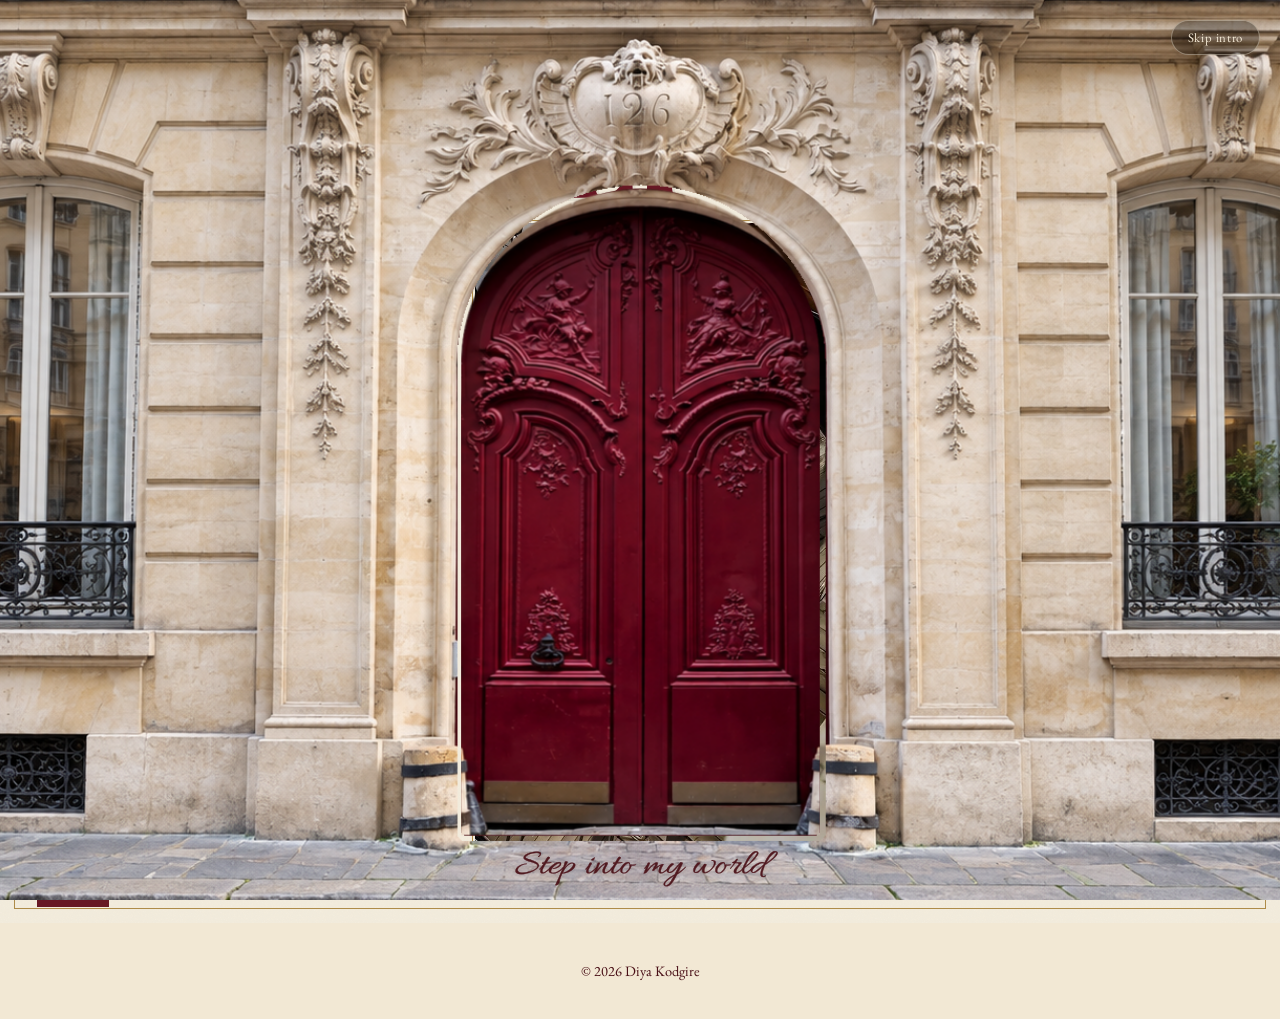
<file: index.html>
<!DOCTYPE html>
<html lang="en">
<head>
<meta charset="UTF-8" />
<meta name="viewport" content="width=device-width, initial-scale=1.0" />
<title>Diya Kodgire | Portfolio</title>
<meta name="description" content="Diya Kodgire — Content Creation, Digital Marketing &amp; Advertising portfolio." />
<link rel="preconnect" href="https://fonts.googleapis.com" />
<link rel="preconnect" href="https://fonts.gstatic.com" crossorigin />
<link href="https://fonts.googleapis.com/css2?family=Playfair+Display:wght@500;700;800;900&family=EB+Garamond:ital,wght@0,400;0,600;1,400&family=Jost:wght@400;500;600&family=Caveat:wght@600;700&family=Special+Elite&family=Allura&display=swap" rel="stylesheet" />
<link rel="stylesheet" href="assets/css/style.css" />
<link rel="stylesheet" href="assets/css/door-transition.css" />
<link rel="stylesheet" href="assets/css/home.css" />
<link rel="icon" href="favicon.ico" sizes="any">
<link rel="icon" type="image/png" href="assets/images/site/favicon-512.png">
<link rel="apple-touch-icon" href="assets/images/site/apple-touch-icon.png">
</head>
<body class="hm-theme">

<main>

  <!-- Home — Layout A supplies the three-column skeleton (column widths,
       photo frame placement); the overall Travel Issue visual supplies the
       editorial richness layered onto it: the overlapping cover masthead,
       top micro-nav, left editorial rail, issue details, and the right
       rail's cover-line treatment. No shared .navbar on this page: primary
       navigation is its own bottom bar (.hm-nav below), the page's only
       nav — the top micro-nav words are decorative cover copy, not a
       second link system. Responsive: scales as one locked-proportion
       unit down to 861px, recomposes to a single stacked column with a
       hamburger nav at ≤860px (see assets/css/home.css). -->
  <section class="hm-landing">

    <!-- Structural chrome only — no new copy: the cover's own inset trim
         and the grid's vertical hairlines. -->
    <div class="hm-cover-border" aria-hidden="true"></div>
    <div class="hm-vrule hm-vrule-a" aria-hidden="true"></div>
    <div class="hm-vrule hm-vrule-b" aria-hidden="true"></div>

    <!-- Decorative editorial labels (not navigation) -->
    <ul class="hm-micronav">
      <li>Work</li>
      <li>Thinking</li>
      <li>Stories</li>
      <li>A Curious<br />Practice</li>
    </ul>

    <!-- Primary editorial headline — overlaps the photo frame below -->
    <div class="hm-masthead">
      <p class="hm-masthead-eyebrow">A</p>
      <h1 class="hm-masthead-title">
        <span class="hm-masthead-main">Portfolio</span>
        <span class="hm-masthead-sub">In Motion</span>
      </h1>
    </div>

    <div class="hm-grid">
      <!-- hm-col-left is split into two inner blocks (top: byline+focus,
           bottom: rail-copy/intro/categories/issue) purely so the mobile
           layout can slot the photo between them via order — see the
           ≤860px rules in home.css. At desktop/tablet this wrapper stays
           a normal flex column exactly as the single original block was;
           wrapping with no margin/padding of its own on the two inner
           divs is visually transparent (a flex item establishes its own
           formatting context, so the inner divs' own margins behave the
           same as the original flat children's margins did), so nothing
           above 860px changes. -->
      <div class="hm-col-left">
        <div class="hm-col-left-top">
          <p class="hm-byline">
            <span class="hm-name-oxblood">Diya</span> <span class="hm-name-charcoal">Kodgire</span>
          </p>

          <!-- Professional focus — transferable capability areas, not job
               titles (no "Product Manager" / "Consultant" claims). -->
          <p class="hm-focus">
            <span class="hm-focus-line">
              <span class="hm-focus-clause">Marketing Strategy</span>
              <span class="hm-focus-clause"><span class="hm-focus-sep">&middot;</span> Product Thinking</span>
              <span class="hm-focus-clause"><span class="hm-focus-sep">&middot;</span> Creative Direction</span>
            </span>
            <span class="hm-focus-line">
              <span class="hm-focus-clause">Content + Social</span>
              <span class="hm-focus-clause"><span class="hm-focus-sep">&middot;</span> Campaign Development</span>
              <span class="hm-focus-clause"><span class="hm-focus-sep">&middot;</span> Business Strategy</span>
            </span>
          </p>
        </div>

        <div class="hm-col-left-bottom">
          <p class="hm-rail-copy">A Creative Portfolio for a Wider World</p>

          <p class="hm-intro">Brand stories, visual worlds, and meaningful ideas&mdash;collected along the way.</p>

          <ul class="hm-categories">
            <li>Marketing</li>
            <li>Product</li>
            <li>Strategy</li>
            <li>Creative</li>
            <li>Content</li>
          </ul>

          <p class="hm-issue-details">
            <span class="hm-issue-no">N&ordm; 01</span>
            <span class="hm-issue-year">2026</span>
          </p>
        </div>
      </div>

      <figure class="hm-frame">
        <img
          class="hm-frame-img"
          src="assets/images/home/boats-dock.webp"
          alt="Overhead view of two wooden motorboats moored at a sunlit dock, one white-hulled, one varnished mahogany, with a lantern post and railing in shadow below."
        />
        <figcaption class="hm-frame-caption">Photo / 01</figcaption>
      </figure>

      <div class="hm-col-right">
        <ol class="hm-index">
          <li><span class="hm-index-num">01</span>Creative Direction</li>
          <li><span class="hm-index-num">02</span>Content + Social</li>
          <li><span class="hm-index-num">03</span>Campaigns</li>
          <li><span class="hm-index-num">04</span>Projects</li>
        </ol>

        <p class="hm-coverline"><span>Good Ideas</span><span>Move</span><span>Further</span></p>
        <hr class="hm-coverline-rule" />
      </div>
    </div>

    <nav class="hm-nav" aria-label="Primary">
      <a class="hm-nav-brand" href="index.html">DK</a>
      <button class="hm-nav-toggle" id="hmNavToggle" aria-label="Toggle navigation" aria-expanded="false" aria-controls="hmNavLinks">
        <span></span><span></span><span></span>
      </button>
      <ul id="hmNavLinks">
        <li><a href="index.html" class="hm-nav-active">Home</a></li>
        <li><a href="about.html">About</a></li>
        <li><a href="skills.html">Skills</a></li>
        <li><a href="content-creation.html">Content</a></li>
        <li><a href="projects.html">Projects</a></li>
        <li><a href="marketing-campaigns.html">Campaigns</a></li>
        <li><a href="contact.html">Contact</a></li>
      </ul>
    </nav>

  </section>

</main>

<footer class="site-footer">
  <p>&copy; <span id="year"></span> Diya Kodgire</p>
</footer>

<!-- Lives outside the door-transition overlay (which is removed from the
     DOM once the intro finishes), so it stays reachable afterward. Hidden
     until the intro completes or is skipped — see the script below. -->
<button type="button" id="replayIntro" class="replay-intro" hidden>Replay intro</button>

<script src="https://cdnjs.cloudflare.com/ajax/libs/gsap/3.12.5/gsap.min.js"></script>
<script src="assets/js/door-transition.js"></script>
<script>
  document.getElementById('year').textContent = new Date().getFullYear();

  // Mobile nav toggle (≤860px) — unrelated to the doorway below; it only
  // ever touches #hmNavToggle/#hmNavLinks.
  var hmNavToggle = document.getElementById('hmNavToggle');
  var hmNavLinks = document.getElementById('hmNavLinks');
  if (hmNavToggle && hmNavLinks) {
    hmNavToggle.addEventListener('click', function () {
      var isOpen = hmNavLinks.classList.toggle('hm-nav-open');
      hmNavToggle.setAttribute('aria-expanded', String(isOpen));
    });
    hmNavLinks.querySelectorAll('a').forEach(function (link) {
      link.addEventListener('click', function () {
        hmNavLinks.classList.remove('hm-nav-open');
        hmNavToggle.setAttribute('aria-expanded', 'false');
      });
    });
  }

  var DOOR_ASSETS = {
    frame: 'assets/images/door/frame.png',
    doorLeft: 'assets/images/door/door-left.png',
    doorRight: 'assets/images/door/door-right.png',
    facadeWide: 'assets/images/door/facade-wide.png',
    frameWide: 'assets/images/door/frame-wide.png',
    doorLeftWide: 'assets/images/door/door-left-wide.png',
    doorRightWide: 'assets/images/door/door-right-wide.png',
  };

  var replayBtn = document.getElementById('replayIntro');

  // The Replay button's visibility depends on two independent things: the
  // intro must be finished/skipped (introReady), AND the footer must not
  // be in view (so the fixed bottom-right button never sits inside the
  // footer bar, even though it wouldn't visually overlap the centered
  // copyright text there — it just shouldn't share that space at all).
  // Both funnel through this one update so neither can show it while the
  // other says not to.
  var introReady = false;
  var footerInView = false;
  function updateReplayVisibility() {
    replayBtn.hidden = !introReady || footerInView;
  }

  // No persistence, by design: the doorway plays on every visit to Home —
  // first load, normal/hard reload, internal nav back to Home, and browser
  // Back/Forward alike (the last of those via the pageshow/bfcache handler
  // below). Skip, a full completion, and the reduced-motion fade all funnel
  // through DoorTransition's single onComplete callback (see
  // door-transition.js's finish()) purely to reset this page's own
  // Replay-button state — nothing here is written to storage. A stale
  // value from the old once-per-session gate (removed) would otherwise
  // sit in storage forever for returning visitors, so it's deleted once,
  // up front, for anyone arriving with it still set from before.
  try { sessionStorage.removeItem('doorIntroEntered'); } catch (e) {}

  // Guards against two overlays ever existing at once — e.g. a pageshow
  // bfcache-restore event arriving while a just-started run hasn't finished
  // yet. Sits for the lifetime of exactly one doorway run: set the instant
  // that run starts, cleared the instant it finishes (real completion,
  // Skip, or the reduced-motion fade), never touched by storage.
  var doorwayActive = false;

  // Starts (or restarts) the intro. init() builds an entirely fresh
  // overlay/listeners each call and tears its own down on completion
  // (see door-transition.js), so calling this again for a replay never
  // leaves a duplicate overlay or duplicate listeners behind.
  function startDoorIntro() {
    if (doorwayActive) return;
    doorwayActive = true;
    introReady = false;
    updateReplayVisibility();
    DoorTransition.init({
      assets: DOOR_ASSETS,
      onComplete: function () {
        doorwayActive = false;
        introReady = true;
        updateReplayVisibility();
      },
    });
  }

  replayBtn.addEventListener('click', function () {
    window.scrollTo(0, 0);
    startDoorIntro();
  });

  var footerEl = document.querySelector('.site-footer');
  if (footerEl && 'IntersectionObserver' in window) {
    var footerObserver = new IntersectionObserver(function (entries) {
      footerInView = entries[0].isIntersecting;
      updateReplayVisibility();
    });
    footerObserver.observe(footerEl);
  }

  startDoorIntro();

  // bfcache restore: the page's JS does not re-run from the top in this
  // case (the whole document/JS state is frozen and resumed exactly as it
  // was, including the doorway already gone and Replay already showing) —
  // pageshow with event.persisted === true is the one signal that a visit
  // came back this way, so it's the only place a bfcache return needs
  // handling. A normal first load/reload also fires pageshow, but with
  // persisted === false, so it never double-triggers the startDoorIntro()
  // call above.
  window.addEventListener('pageshow', function (event) {
    if (event.persisted) startDoorIntro();
  });
</script>
</body>
</html>
</file>
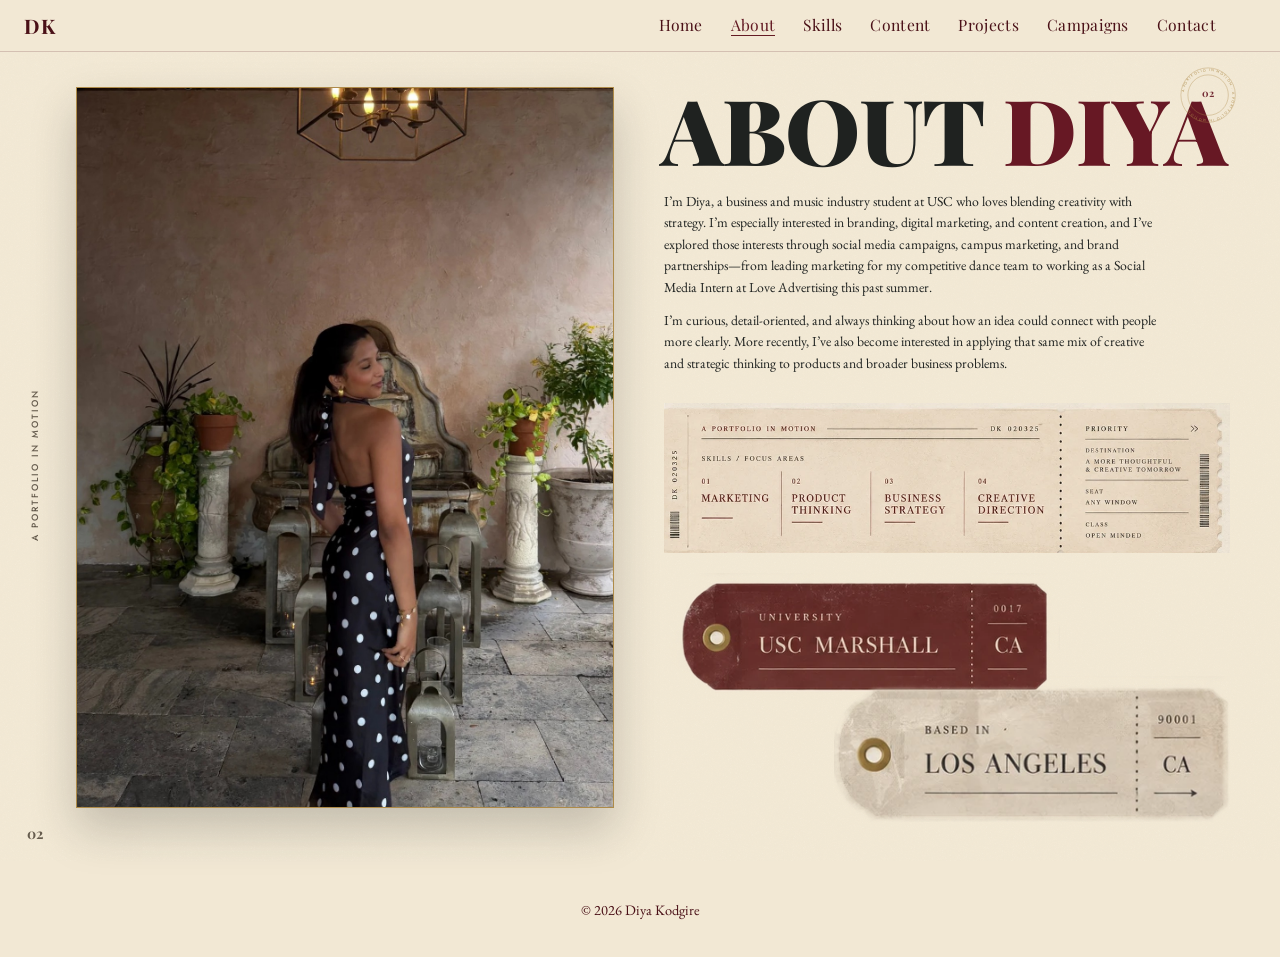
<file: about.html>
<!DOCTYPE html>
<html lang="en">
<head>
<meta charset="UTF-8" />
<meta name="viewport" content="width=device-width, initial-scale=1.0" />
<title>About Me! | Diya Kodgire</title>
<meta name="description" content="About Diya Kodgire — business and music industry student, marketing intern, and content creator." />
<link rel="preconnect" href="https://fonts.googleapis.com" />
<link rel="preconnect" href="https://fonts.gstatic.com" crossorigin />
<link href="https://fonts.googleapis.com/css2?family=Playfair+Display:wght@500;700;900&family=EB+Garamond:ital,wght@0,400;0,600;1,400&family=Jost:wght@400;500;600&family=Caveat:wght@600;700&family=Special+Elite&display=swap" rel="stylesheet" />
<link rel="stylesheet" href="assets/css/style.css" />
<link rel="stylesheet" href="assets/css/about.css" />
<link rel="icon" href="favicon.ico" sizes="any">
<link rel="icon" type="image/png" href="assets/images/site/favicon-512.png">
<link rel="apple-touch-icon" href="assets/images/site/apple-touch-icon.png">
</head>
<body class="ab-theme">

<!-- Shared navbar — unchanged, real component, real links. -->
<header class="navbar">
  <nav class="nav-inner">
    <a class="nav-brand" href="index.html">DK</a>
    <button class="nav-toggle" id="navToggle" aria-label="Toggle navigation" aria-expanded="false">
      <span></span><span></span><span></span>
    </button>
    <ul class="nav-links" id="navLinks">
      <li><a href="index.html">Home</a></li>
      <li><a href="about.html">About</a></li>
      <li><a href="skills.html">Skills</a></li>
      <li><a href="content-creation.html">Content</a></li>
      <li><a href="projects.html">Projects</a></li>
      <li><a href="marketing-campaigns.html">Campaigns</a></li>
      <li><a href="contact.html">Contact</a></li>
    </ul>
  </nav>
</header>

<main>

  <!-- About — boarding-pass editorial spread, built around the real,
       full-body photograph. Bio copy is the approved verbatim text.
       The ticket system is a raster asset extracted directly from the
       approved reference mockup — decorative/editorial texture, so it's
       aria-hidden with the real factual content carried as visually
       hidden text right after it. -->
  <section class="ab-spread">

    <p class="ab-sidetext" aria-hidden="true">A Portfolio In Motion</p>
    <p class="ab-folio">02</p>

    <div class="ab-stamp" aria-hidden="true">
      <svg viewBox="0 0 160 160">
        <defs>
          <path id="ab-stamp-circle" d="M 80,80 m -62,0 a 62,62 0 1,1 124,0 a 62,62 0 1,1 -124,0" />
        </defs>
        <circle cx="80" cy="80" r="70" fill="none" stroke="var(--ab-gold)" stroke-width="1" />
        <circle cx="80" cy="80" r="52" fill="none" stroke="var(--ab-gold)" stroke-width="1" />
        <text font-family="'Jost', sans-serif" font-size="9.2" letter-spacing="2.4" fill="var(--ab-gold)">
          <textPath href="#ab-stamp-circle" startOffset="2%">A PORTFOLIO IN MOTION &middot; A PORTFOLIO IN MOTION</textPath>
        </text>
        <text x="80" y="86" text-anchor="middle" font-family="var(--font-display)" font-weight="700" font-size="26" fill="var(--ab-oxblood)">02</text>
      </svg>
    </div>

    <div class="ab-grid">

      <!-- Real photo of Diya — untouched full-body crop (ceiling/side
           margin trimmed only). See about-restart report for the exact
           crop box against the source image. -->
      <figure class="ab-photo">
        <img
          class="ab-photo-img"
          src="assets/images/about/portrait.jpg"
          alt="Diya Kodgire standing in a sunlit courtyard in a black and white polka-dot dress, looking back over her shoulder and smiling, with a stone fountain, potted plants, and a hanging chandelier behind her."
        />
      </figure>

      <div class="ab-main">
        <h1 class="ab-heading"><span class="ab-heading-charcoal">About</span> <span class="ab-heading-oxblood">Diya</span></h1>

        <div class="ab-bio">
          <p>I&rsquo;m Diya, a business and music industry student at USC who loves blending creativity with
            strategy. I&rsquo;m especially interested in branding, digital marketing, and content creation, and
            I&rsquo;ve explored those interests through social media campaigns, campus marketing, and brand
            partnerships&mdash;from leading marketing for my competitive dance team to working as a Social Media
            Intern at Love Advertising this past summer.</p>
          <p>I&rsquo;m curious, detail-oriented, and always thinking about how an idea could connect with people
            more clearly. More recently, I&rsquo;ve also become interested in applying that same mix of creative
            and strategic thinking to products and broader business problems.</p>
        </div>

        <!-- Ticket system: three separate assets, each extracted directly
             from the approved reference mockup (crop only — no redrawing,
             retyping, recoloring, or reconstruction). Decorative/editorial
             texture only; all three are aria-hidden since they aren't the
             accessible source of the factual content below them. -->
        <img
          class="ab-pass-img"
          src="assets/images/about/ticket-pass.png"
          alt=""
          aria-hidden="true"
          width="961"
          height="255"
        />
        <div class="ab-tags-wrap">
          <img
            class="ab-tag-usc"
            src="assets/images/about/tag-usc.png"
            alt=""
            aria-hidden="true"
            width="489"
            height="149"
          />
          <img
            class="ab-tag-la"
            src="assets/images/about/tag-la.png"
            alt=""
            aria-hidden="true"
            width="403"
            height="149"
          />
        </div>
        <p class="ab-ticket-fallback-text">
          Marketing. Product Thinking. Business Strategy. Creative Direction.
          USC Marshall. Los Angeles.
        </p>
      </div>

    </div>

  </section>

</main>

<footer class="site-footer">
  <p>&copy; <span id="year"></span> Diya Kodgire</p>
</footer>

<script src="assets/js/main.js"></script>
</body>
</html>
</file>
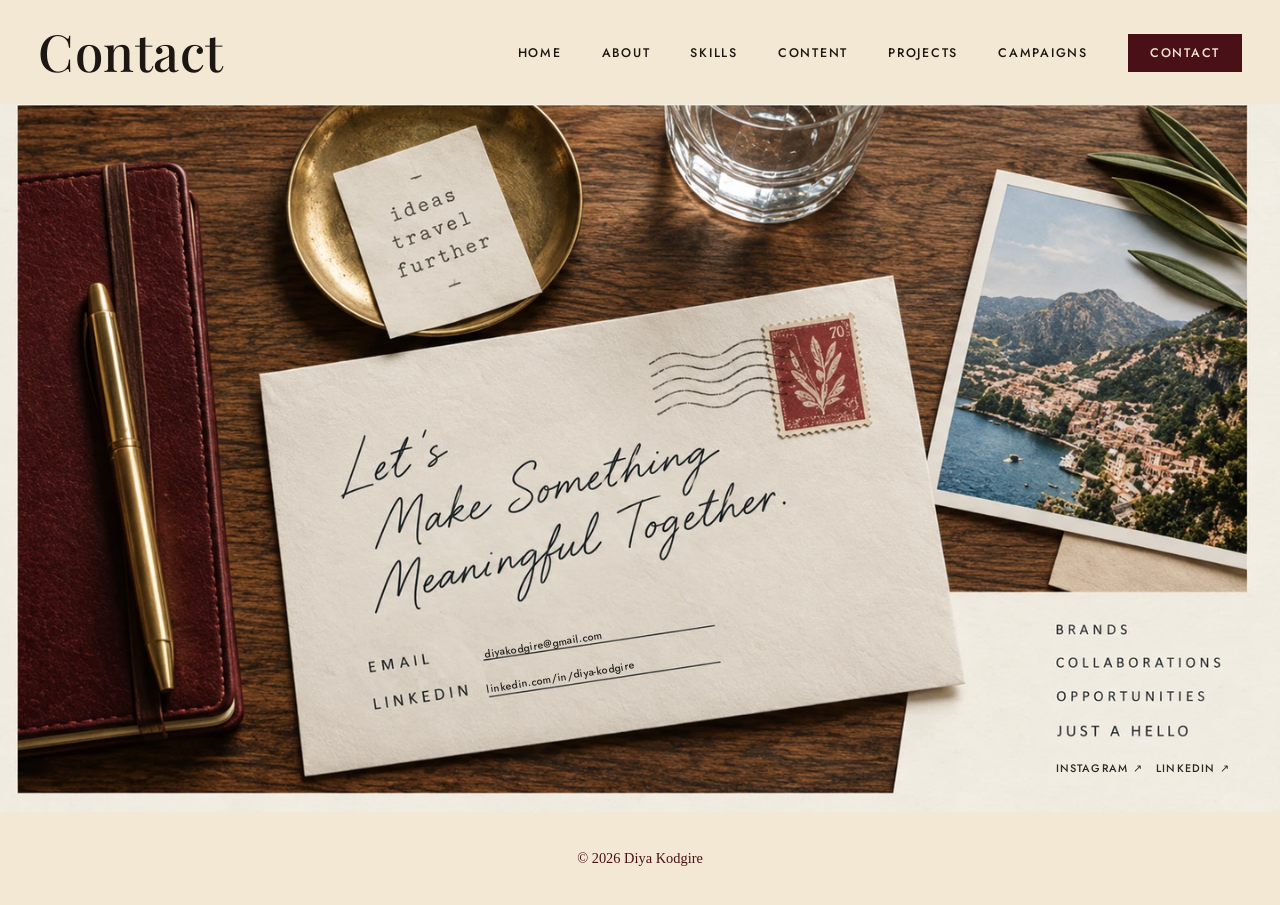
<file: contact.html>
<!DOCTYPE html>
<html lang="en">
<head>
<meta charset="UTF-8" />
<meta name="viewport" content="width=device-width, initial-scale=1.0" />
<title>Contact | Diya Kodgire</title>
<meta name="description" content="Get in touch with Diya Kodgire by email, LinkedIn, or Instagram." />
<link rel="preconnect" href="https://fonts.googleapis.com" />
<link rel="preconnect" href="https://fonts.gstatic.com" crossorigin />
<link href="https://fonts.googleapis.com/css2?family=Jost:wght@400;500&family=Playfair+Display:wght@500&display=swap" rel="stylesheet" />
<link rel="stylesheet" href="assets/css/style.css" />
<link rel="stylesheet" href="assets/css/contact.css" />
<link rel="icon" href="favicon.ico" sizes="any">
<link rel="icon" type="image/png" href="assets/images/site/favicon-512.png">
<link rel="apple-touch-icon" href="assets/images/site/apple-touch-icon.png">
</head>
<body class="ct-theme">

<main>
  <!-- Header: live HTML, matches the approved header band pixel-for-pixel
       at 1440px. Below 860px it collapses to a hamburger menu, same pattern
       as the shared .navbar used elsewhere on the site. All links real and
       clickable at every width. -->
  <header class="ct-header-live">
    <h1 class="ct-title">Contact</h1>
    <button class="ct-nav-toggle" id="ctNavToggle" aria-label="Toggle navigation" aria-expanded="false" aria-controls="ctNavLinks">
      <span></span><span></span><span></span>
    </button>
    <ul class="ct-nav" id="ctNavLinks">
      <li><a href="index.html">Home</a></li>
      <li><a href="about.html">About</a></li>
      <li><a href="skills.html">Skills</a></li>
      <li><a href="content-creation.html">Content</a></li>
      <li><a href="projects.html">Projects</a></li>
      <li><a href="marketing-campaigns.html">Campaigns</a></li>
      <li><a href="contact.html" class="ct-nav-active">Contact</a></li>
    </ul>
  </header>

  <!-- Scene: desk / envelope / right-rail, raster, untouched crop of the
       approved visual. Zero gap below the live header. -->
  <div class="ct-scene">
    <img
      class="ct-scene-img"
      src="assets/images/contact/scene.png"
      alt="Overhead view of a walnut desk: a burgundy leather travel journal and brass pen at left, a small note reading 'ideas, travel, further' resting in a brass dish, a water glass, a cream envelope reading 'Let's Make Something Meaningful Together' addressed with an oxblood postage stamp and postmark waves, and a bordered photograph of a coastal village with an olive branch at the upper right. To the lower right, a cream panel lists Brands, Collaborations, Opportunities, and Just a Hello."
    />

    <a class="ct-field ct-email" href="mailto:diyakodgire@gmail.com">diyakodgire@gmail.com</a>
    <a class="ct-field ct-linkedin" href="https://www.linkedin.com/in/diya-kodgire" target="_blank" rel="noopener noreferrer">linkedin.com/in/diya-kodgire</a>

    <a class="ct-hello-anchor" href="mailto:diyakodgire@gmail.com" aria-label="Just a Hello — email Diya"></a>

    <img class="ct-arrow-patch" src="assets/images/contact/arrow-patch.png" alt="" aria-hidden="true" />
    <div class="ct-social-line">
      <a href="https://www.instagram.com/diyakodgire/" target="_blank" rel="noopener noreferrer">Instagram <span aria-hidden="true">&#8599;</span></a>
      <a href="https://www.linkedin.com/in/diya-kodgire" target="_blank" rel="noopener noreferrer">LinkedIn <span aria-hidden="true">&#8599;</span></a>
    </div>
  </div>

  <!-- Mobile recomposition (≤860px only): the envelope/rail overlays above
       become illegible and hard to tap at this size, so they're hidden by
       CSS and this legible live block takes over — same content, same real
       links, laid out for reading rather than glued to the raster artwork. -->
  <div class="ct-mobile-contact">
    <ul class="ct-contact-list">
      <li>
        <span class="ct-contact-label">Email</span>
        <a class="ct-contact-value" href="mailto:diyakodgire@gmail.com">diyakodgire@gmail.com</a>
      </li>
      <li>
        <span class="ct-contact-label">LinkedIn</span>
        <a class="ct-contact-value" href="https://www.linkedin.com/in/diya-kodgire" target="_blank" rel="noopener noreferrer">linkedin.com/in/diya-kodgire</a>
      </li>
      <li>
        <span class="ct-contact-label">Instagram</span>
        <a class="ct-contact-value" href="https://www.instagram.com/diyakodgire/" target="_blank" rel="noopener noreferrer">@diyakodgire</a>
      </li>
    </ul>

    <p class="ct-contact-tags">Brands &middot; Collaborations &middot; Opportunities</p>

    <a class="ct-contact-cta" href="mailto:diyakodgire@gmail.com">Just a Hello <span aria-hidden="true">&#8599;</span></a>
  </div>
</main>

<footer class="site-footer">
  <p>&copy; <span id="year"></span> Diya Kodgire</p>
</footer>

<script src="assets/js/contact.js"></script>
</body>
</html>
</file>
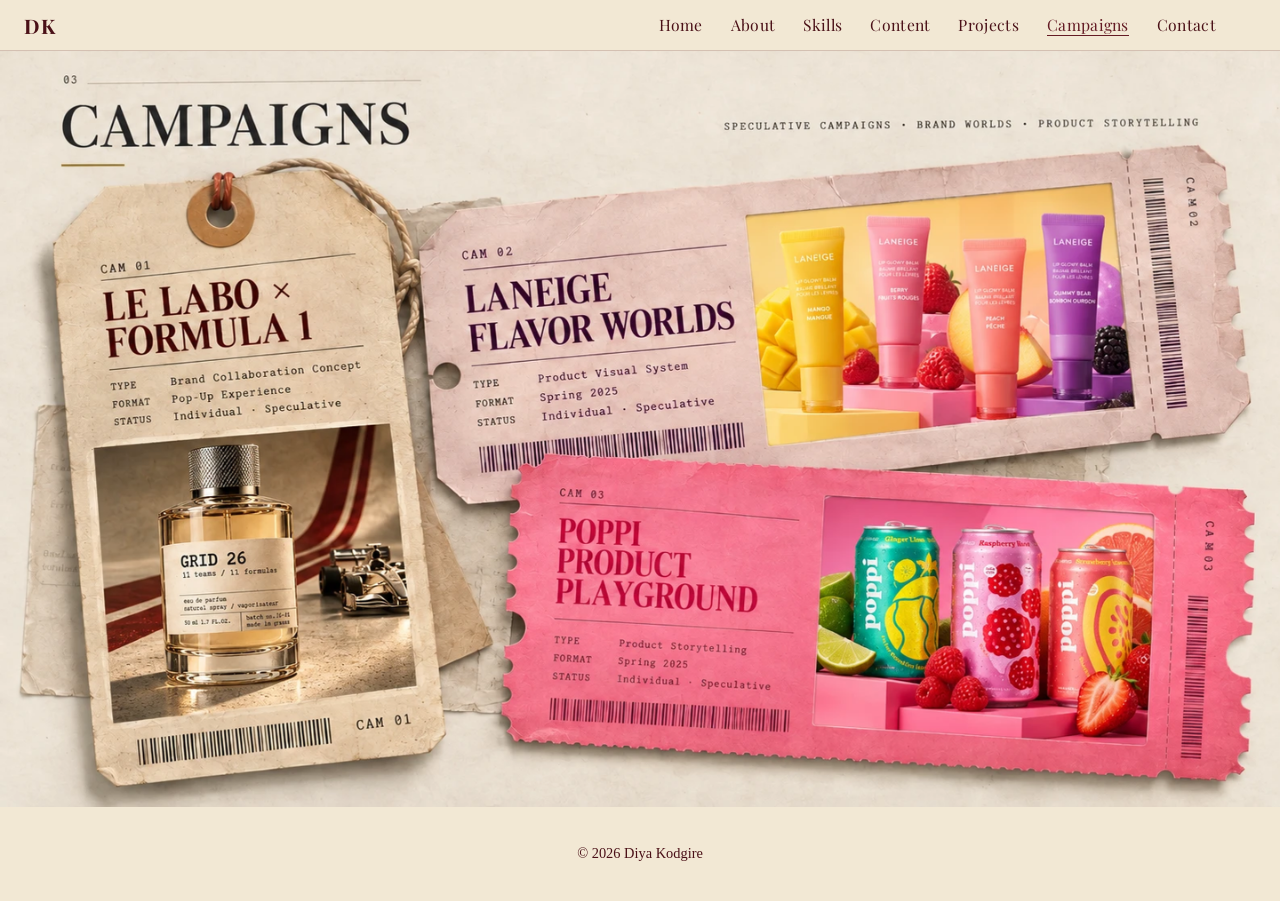
<file: marketing-campaigns.html>
<!DOCTYPE html>
<html lang="en">
<head>
<meta charset="UTF-8" />
<meta name="viewport" content="width=device-width, initial-scale=1.0" />
<title>Marketing Campaigns | Diya Kodgire</title>
<meta name="description" content="Marketing campaigns Diya Kodgire has planned, executed, and grown." />
<link rel="preconnect" href="https://fonts.googleapis.com" />
<link rel="preconnect" href="https://fonts.gstatic.com" crossorigin />
<link href="https://fonts.googleapis.com/css2?family=Playfair+Display:wght@500;700&display=swap" rel="stylesheet" />
<link rel="stylesheet" href="assets/css/style.css" />
<link rel="stylesheet" href="assets/css/marketing-campaigns.css" />
<link rel="icon" href="favicon.ico" sizes="any">
<link rel="icon" type="image/png" href="assets/images/site/favicon-512.png">
<link rel="apple-touch-icon" href="assets/images/site/apple-touch-icon.png">
</head>
<body class="cf-theme">

<header class="navbar">
  <nav class="nav-inner">
    <a class="nav-brand" href="index.html">DK</a>
    <button class="nav-toggle" id="navToggle" aria-label="Toggle navigation" aria-expanded="false">
      <span></span><span></span><span></span>
    </button>
    <ul class="nav-links" id="navLinks">
      <li><a href="index.html">Home</a></li>
      <li><a href="about.html">About</a></li>
      <li><a href="skills.html">Skills</a></li>
      <li><a href="content-creation.html">Content</a></li>
      <li><a href="projects.html">Projects</a></li>
      <li><a href="marketing-campaigns.html">Campaigns</a></li>
      <li><a href="contact.html">Contact</a></li>
    </ul>
  </nav>
</header>

<main>
  <!-- The entire Campaigns spread below the navbar is one flattened,
       deterministically-composited production image (Pillow), built
       from the approved master visual with only the three product
       photos swapped in from real, native-resolution campaign assets.
       Nothing here is redrawn in HTML/CSS — the three SVG hotspots
       below are precisely-clipped transparent overlays, nothing more. -->
  <div class="cf-wrap">
    <img
      class="cf-art"
      src="assets/images/campaigns/campaigns-flattened.png"
      width="2880"
      height="1701"
      alt="Campaigns — three campaign boarding-pass tickets: Le Labo × Formula 1, Laneige Flavor Worlds, and Poppi Product Playground."
    />

    <!-- Hotspots as an SVG overlay, viewBox matched 1:1 to the artwork's
         own pixel grid so each <polygon> uses the exact same coordinates
         the compositing script placed each object at. SVG <a>/<polygon>
         is used instead of an HTML <a> with clip-path: a clipped HTML
         element's focus outline gets clipped away too in this engine,
         while an SVG shape's own stroke draws cleanly around the true
         object outline regardless. -->
    <svg class="cf-hotspots" viewBox="0 0 2880 1701" preserveAspectRatio="none" aria-hidden="false">
      <a href="campaigns/le-labo-f1.html">
        <title>View Le Labo × Formula 1 campaign</title>
        <polygon class="cf-hotspot" points="212.5,886.2 913.4,826.2 913.4,1434.6 237.9,1440.0" />
      </a>
      <a href="campaigns/laneige.html">
        <title>View Laneige Flavor Worlds campaign</title>
        <polygon class="cf-hotspot" points="1667.0,365.0 2502.3,296.0 2542.2,802.6 1719.6,868.0" />
      </a>
      <a href="campaigns/poppi.html">
        <title>View Poppi Product Playground campaign</title>
        <polygon class="cf-hotspot" points="1797.7,1011.5 2600.4,946.1 2633.0,1525.3 1752.3,1598.0" />
      </a>
    </svg>
  </div>

  <!-- Mobile-only (≤600px) stacked presentation. The desktop artwork above
       stays untouched and hidden at this width; these three images are
       plain rectangular crops of that same approved campaigns-flattened.png
       (full ticket objects, not the desktop SVG's rotated polygons), each
       wrapped in an ordinary anchor to the same three real campaign pages. -->
  <div class="cf-mobile">
    <div class="cf-mobile-heading">
      <p class="cf-mobile-folio">03</p>
      <h1 class="cf-mobile-title">Campaigns</h1>
      <p class="cf-mobile-sub">Speculative Campaigns &middot; Brand Worlds &middot; Product Storytelling</p>
    </div>

    <a class="cf-mobile-card" href="campaigns/le-labo-f1.html">
      <img src="assets/images/campaigns/mobile/lelabo-mobile.webp" alt="Le Labo × Formula 1 campaign ticket" width="905" height="1325" loading="lazy" />
    </a>
    <a class="cf-mobile-card" href="campaigns/laneige.html">
      <img src="assets/images/campaigns/mobile/laneige-mobile.webp" alt="Laneige Flavor Worlds campaign ticket" width="1750" height="700" loading="lazy" />
    </a>
    <a class="cf-mobile-card" href="campaigns/poppi.html">
      <img src="assets/images/campaigns/mobile/poppi-mobile.webp" alt="Poppi Product Playground campaign ticket" width="1665" height="825" loading="lazy" />
    </a>
  </div>
</main>

<footer class="site-footer">
  <p>&copy; <span id="year"></span> Diya Kodgire</p>
</footer>

<script src="assets/js/main.js"></script>
</body>
</html>
</file>
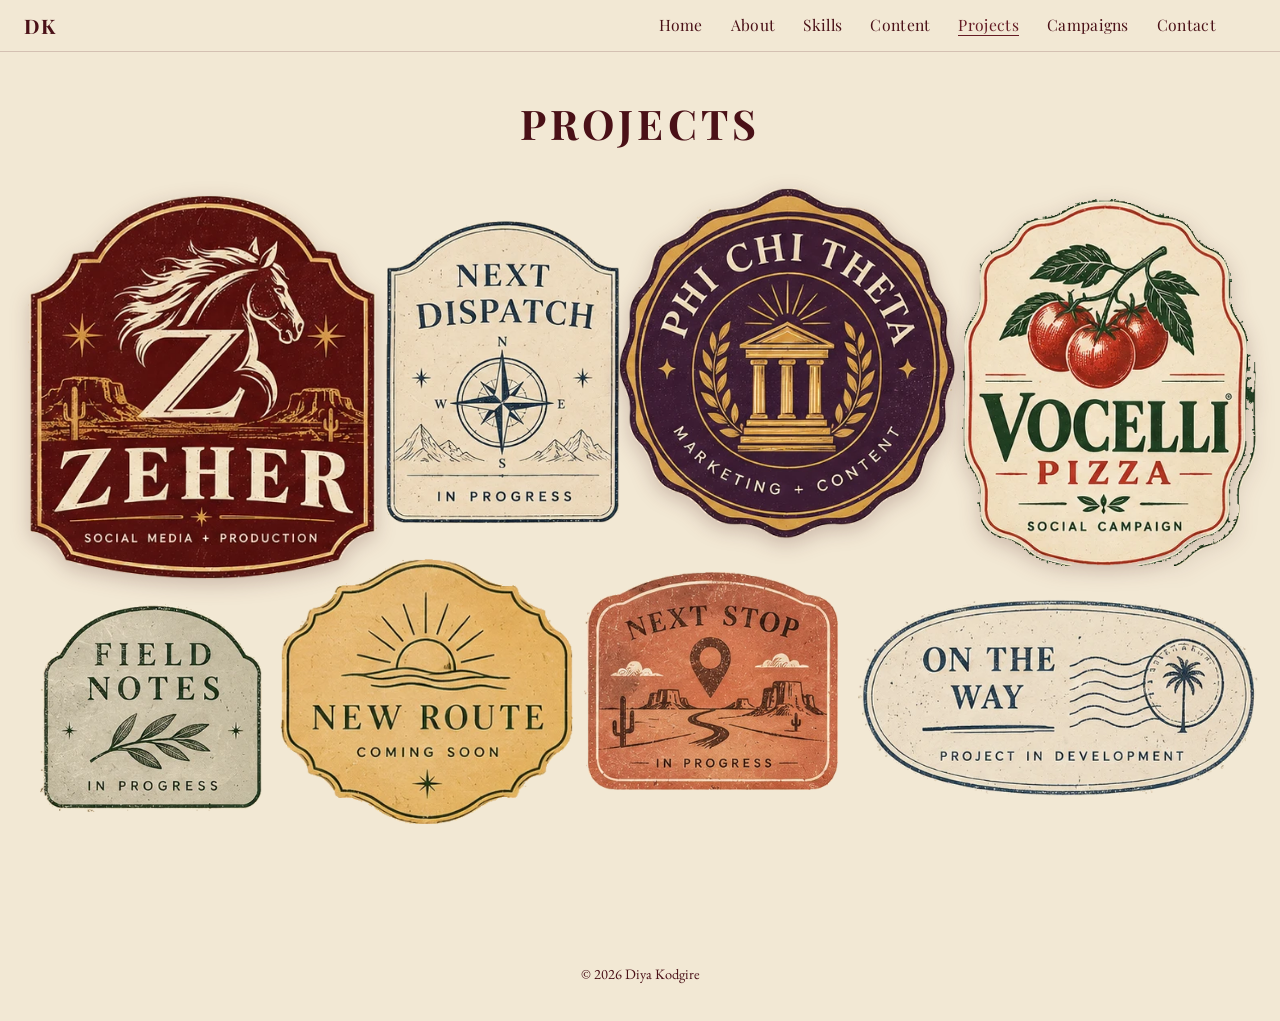
<file: projects.html>
<!DOCTYPE html>
<html lang="en">
<head>
<meta charset="UTF-8" />
<meta name="viewport" content="width=device-width, initial-scale=1.0" />
<title>Projects | Diya Kodgire</title>
<meta name="description" content="Diya Kodgire's marketing, content, and creative strategy projects, including USC Zeher and Phi Chi Theta at USC." />
<link rel="preconnect" href="https://fonts.googleapis.com" />
<link rel="preconnect" href="https://fonts.gstatic.com" crossorigin />
<link href="https://fonts.googleapis.com/css2?family=Playfair+Display:wght@500;700;900&family=EB+Garamond:ital,wght@0,400;0,600;1,400&display=swap" rel="stylesheet" />
<link rel="stylesheet" href="assets/css/style.css" />
<link rel="stylesheet" href="assets/css/projects-stamps.css" />
<link rel="icon" href="favicon.ico" sizes="any">
<link rel="icon" type="image/png" href="assets/images/site/favicon-512.png">
<link rel="apple-touch-icon" href="assets/images/site/apple-touch-icon.png">
</head>
<body class="pj-theme">

<header class="navbar">
  <nav class="nav-inner">
    <a class="nav-brand" href="index.html">DK</a>
    <button class="nav-toggle" id="navToggle" aria-label="Toggle navigation" aria-expanded="false">
      <span></span><span></span><span></span>
    </button>
    <ul class="nav-links" id="navLinks">
      <li><a href="index.html">Home</a></li>
      <li><a href="about.html">About</a></li>
      <li><a href="skills.html">Skills</a></li>
      <li><a href="content-creation.html">Content</a></li>
      <li><a href="projects.html">Projects</a></li>
      <li><a href="marketing-campaigns.html">Campaigns</a></li>
      <li><a href="contact.html">Contact</a></li>
    </ul>
  </nav>
</header>

<main class="pj-main">
  <h1 class="pj-heading">Projects</h1>

  <div class="pj-stage">

    <a class="pj-stamp pj-stamp--real pj-stamp--zeher" href="projects/zeher.html" aria-label="Zeher — social media and production project">
      <img src="assets/images/projects/stamps/zeher-stamp.png" alt="" />
    </a>

    <div class="pj-stamp pj-stamp--placeholder pj-stamp--dispatch" role="img" aria-label="Next Dispatch — in progress, project not yet available">
      <img src="assets/images/projects/stamps/next-dispatch-stamp.png" alt="" />
    </div>

    <a class="pj-stamp pj-stamp--real pj-stamp--pct" href="projects/pct.html" aria-label="Phi Chi Theta — marketing and content project">
      <img src="assets/images/projects/stamps/pct-stamp.png" alt="" />
    </a>

    <a class="pj-stamp pj-stamp--real pj-stamp--vocelli" href="projects/vocelli.html" aria-label="Vocelli Pizza — social campaign project">
      <img src="assets/images/projects/stamps/vocelli-stamp.png" alt="" />
    </a>

    <div class="pj-stamp pj-stamp--placeholder pj-stamp--fieldnotes" role="img" aria-label="Field Notes — in progress, project not yet available">
      <img src="assets/images/projects/stamps/field-notes-stamp.png" alt="" />
    </div>

    <div class="pj-stamp pj-stamp--placeholder pj-stamp--newroute" role="img" aria-label="New Route — coming soon, project not yet available">
      <img src="assets/images/projects/stamps/new-route-stamp.png" alt="" />
    </div>

    <div class="pj-stamp pj-stamp--placeholder pj-stamp--nextstop" role="img" aria-label="Next Stop — in progress, project not yet available">
      <img src="assets/images/projects/stamps/next-stop-stamp.png" alt="" />
    </div>

    <div class="pj-stamp pj-stamp--placeholder pj-stamp--ontheway" role="img" aria-label="On the Way — project in development, not yet available">
      <img src="assets/images/projects/stamps/on-the-way-stamp.png" alt="" />
    </div>

  </div>
</main>

<footer class="site-footer">
  <p>&copy; <span id="year"></span> Diya Kodgire</p>
</footer>

<script src="assets/js/main.js"></script>
</body>
</html>
</file>
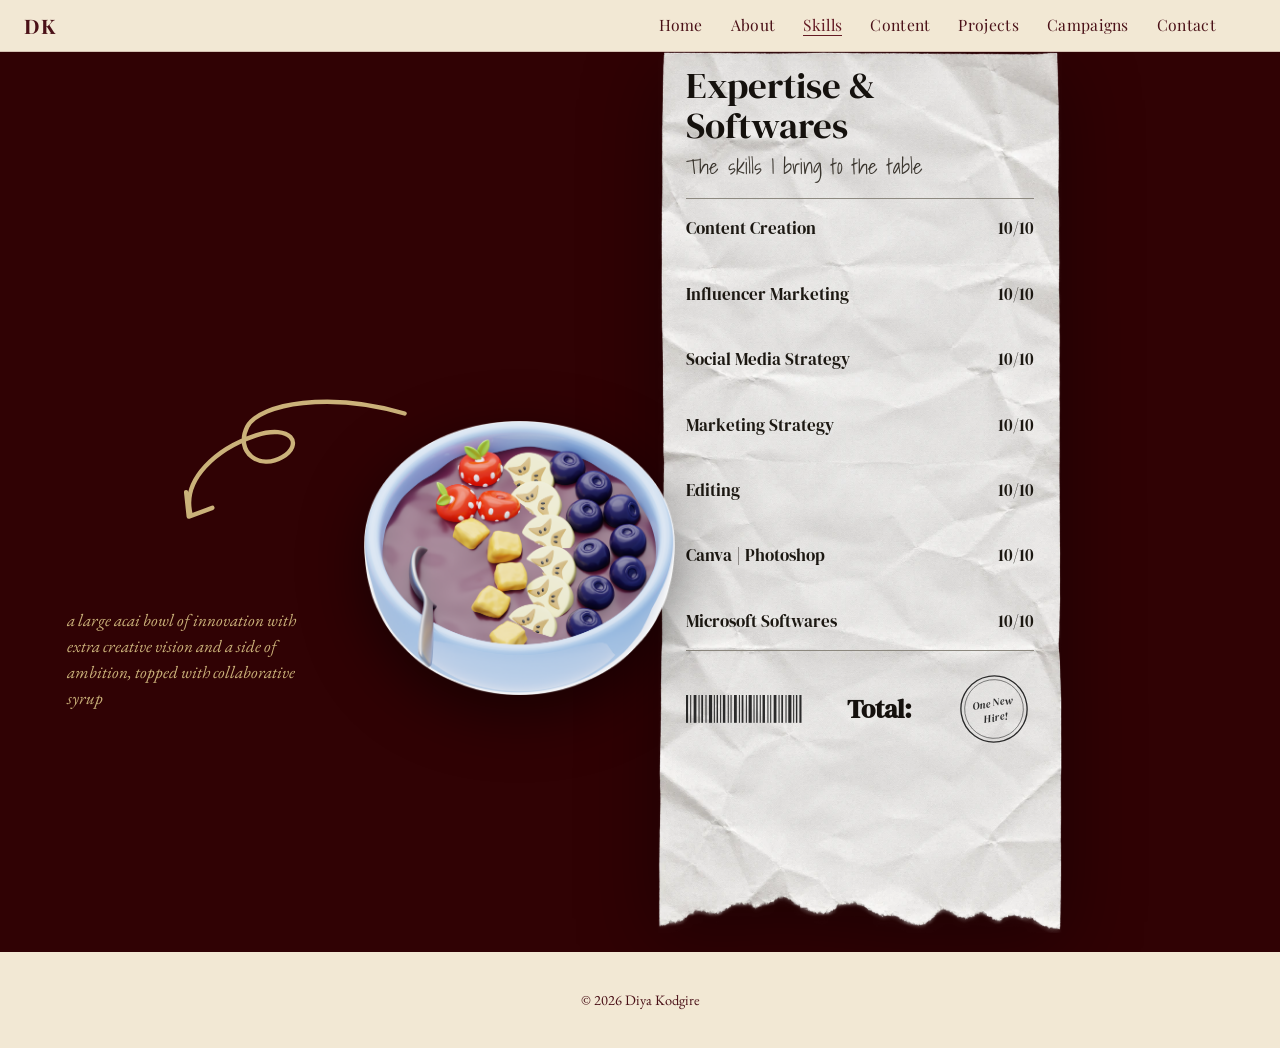
<file: skills.html>
<!DOCTYPE html>
<html lang="en">
<head>
<meta charset="UTF-8" />
<meta name="viewport" content="width=device-width, initial-scale=1.0" />
<title>Expertise &amp; Skills | Diya Kodgire</title>
<meta name="description" content="Diya Kodgire's expertise and software skills — content creation, influencer marketing, social media strategy, and more." />
<link rel="preconnect" href="https://fonts.googleapis.com" />
<link rel="preconnect" href="https://fonts.gstatic.com" crossorigin />
<link href="https://fonts.googleapis.com/css2?family=Playfair+Display:wght@500;700;900&family=EB+Garamond:ital,wght@0,400;0,600;1,400&family=Caveat:wght@600;700&family=DM+Serif+Display&family=Shadows+Into+Light&display=swap" rel="stylesheet" />
<link rel="stylesheet" href="assets/css/style.css" />
<link rel="stylesheet" href="assets/css/skills.css" />
<link rel="icon" href="favicon.ico" sizes="any">
<link rel="icon" type="image/png" href="assets/images/site/favicon-512.png">
<link rel="apple-touch-icon" href="assets/images/site/apple-touch-icon.png">
</head>
<body class="sk-theme">

<header class="navbar">
  <nav class="nav-inner">
    <a class="nav-brand" href="index.html">DK</a>
    <button class="nav-toggle" id="navToggle" aria-label="Toggle navigation" aria-expanded="false">
      <span></span><span></span><span></span>
    </button>
    <ul class="nav-links" id="navLinks">
      <li><a href="index.html">Home</a></li>
      <li><a href="about.html">About</a></li>
      <li><a href="skills.html">Skills</a></li>
      <li><a href="content-creation.html">Content</a></li>
      <li><a href="projects.html">Projects</a></li>
      <li><a href="marketing-campaigns.html">Campaigns</a></li>
      <li><a href="contact.html">Contact</a></li>
    </ul>
  </nav>
</header>

<main>
  <section class="sk-hero">

    <div class="sk-arrow" aria-hidden="true">
      <svg viewBox="0 0 290 150" fill="none" xmlns="http://www.w3.org/2000/svg">
        <path d="M20 135 C 10 95, 50 60, 95 45 C 135 32, 150 55, 125 70 C 100 85, 70 65, 85 35 C 100 8, 180 -5, 265 20"
          stroke="#cbb27a" stroke-width="5" stroke-linecap="round" fill="none"/>
        <path d="M15 110 L18 138 L45 128" stroke="#cbb27a" stroke-width="5" stroke-linecap="round" stroke-linejoin="round" fill="none"/>
      </svg>
    </div>

    <p class="sk-caption">a large acai bowl of innovation with extra creative vision and a side of
      ambition, topped with collaborative syrup</p>

    <img class="sk-bowl" src="assets/images/skills/acai-bowl.png" alt="A large açaí bowl topped with sliced strawberries, bananas, blueberries, and a spoon resting inside." />

    <div class="sk-receipt">
      <img class="sk-receipt-paper" src="assets/images/skills/receipt-paper.png" alt="" aria-hidden="true" />
      <div class="sk-receipt-content">
      <h2 class="sk-receipt-title">Expertise &amp;<br>Softwares</h2>
      <p class="sk-receipt-subtitle">The skills I bring to the table</p>
      <hr class="sk-rule" />
      <ul class="sk-list">
        <li><span>Content Creation</span><span>10/10</span></li>
        <li><span>Influencer Marketing</span><span>10/10</span></li>
        <li><span>Social Media Strategy</span><span>10/10</span></li>
        <li><span>Marketing Strategy</span><span>10/10</span></li>
        <li><span>Editing</span><span>10/10</span></li>
        <li><span>Canva | Photoshop</span><span>10/10</span></li>
        <li><span>Microsoft Softwares</span><span>10/10</span></li>
      </ul>
      <hr class="sk-rule sk-rule-bottom" />
      <div class="sk-bottom-row">
        <svg class="sk-barcode" viewBox="0 0 170 40" preserveAspectRatio="none" aria-hidden="true">
          <rect x="0" y="0" width="3" height="40" fill="#2a2a2a"/>
          <rect x="6" y="0" width="1.5" height="40" fill="#2a2a2a"/>
          <rect x="11" y="0" width="4" height="40" fill="#2a2a2a"/>
          <rect x="18" y="0" width="1.5" height="40" fill="#2a2a2a"/>
          <rect x="22" y="0" width="2.5" height="40" fill="#2a2a2a"/>
          <rect x="28" y="0" width="1.5" height="40" fill="#2a2a2a"/>
          <rect x="33" y="0" width="4.5" height="40" fill="#2a2a2a"/>
          <rect x="40" y="0" width="1.5" height="40" fill="#2a2a2a"/>
          <rect x="44" y="0" width="2" height="40" fill="#2a2a2a"/>
          <rect x="49" y="0" width="1.5" height="40" fill="#2a2a2a"/>
          <rect x="53" y="0" width="3.5" height="40" fill="#2a2a2a"/>
          <rect x="60" y="0" width="1.5" height="40" fill="#2a2a2a"/>
          <rect x="64" y="0" width="1.5" height="40" fill="#2a2a2a"/>
          <rect x="69" y="0" width="4" height="40" fill="#2a2a2a"/>
          <rect x="76" y="0" width="1.5" height="40" fill="#2a2a2a"/>
          <rect x="80" y="0" width="2.5" height="40" fill="#2a2a2a"/>
          <rect x="86" y="0" width="1.5" height="40" fill="#2a2a2a"/>
          <rect x="90" y="0" width="4.5" height="40" fill="#2a2a2a"/>
          <rect x="97" y="0" width="1.5" height="40" fill="#2a2a2a"/>
          <rect x="101" y="0" width="2" height="40" fill="#2a2a2a"/>
          <rect x="106" y="0" width="1.5" height="40" fill="#2a2a2a"/>
          <rect x="110" y="0" width="3.5" height="40" fill="#2a2a2a"/>
          <rect x="117" y="0" width="1.5" height="40" fill="#2a2a2a"/>
          <rect x="121" y="0" width="1.5" height="40" fill="#2a2a2a"/>
          <rect x="126" y="0" width="4" height="40" fill="#2a2a2a"/>
          <rect x="133" y="0" width="1.5" height="40" fill="#2a2a2a"/>
          <rect x="137" y="0" width="2.5" height="40" fill="#2a2a2a"/>
          <rect x="143" y="0" width="1.5" height="40" fill="#2a2a2a"/>
          <rect x="147" y="0" width="4.5" height="40" fill="#2a2a2a"/>
          <rect x="154" y="0" width="1.5" height="40" fill="#2a2a2a"/>
          <rect x="158" y="0" width="2" height="40" fill="#2a2a2a"/>
          <rect x="163" y="0" width="3" height="40" fill="#2a2a2a"/>
        </svg>

        <span class="sk-total-label">Total:</span>

        <svg class="sk-stamp" viewBox="0 0 150 150">
          <circle cx="75" cy="75" r="62" fill="none" stroke="#2a2a2a" stroke-width="2.5"/>
          <circle cx="75" cy="75" r="55" fill="none" stroke="#2a2a2a" stroke-width="1"/>
          <text x="75" y="70" text-anchor="middle" font-family="'DM Serif Display', Georgia, serif" font-style="italic" font-size="20" fill="#2a2a2a" letter-spacing="0.3">One New</text>
          <text x="75" y="98" text-anchor="middle" font-family="'DM Serif Display', Georgia, serif" font-style="italic" font-size="20" fill="#2a2a2a" letter-spacing="0.3">Hire!</text>
        </svg>
      </div>
      </div>
    </div>

  </section>
</main>

<footer class="site-footer">
  <p>&copy; <span id="year"></span> Diya Kodgire</p>
</footer>

<script src="assets/js/main.js"></script>
</body>
</html>
</file>
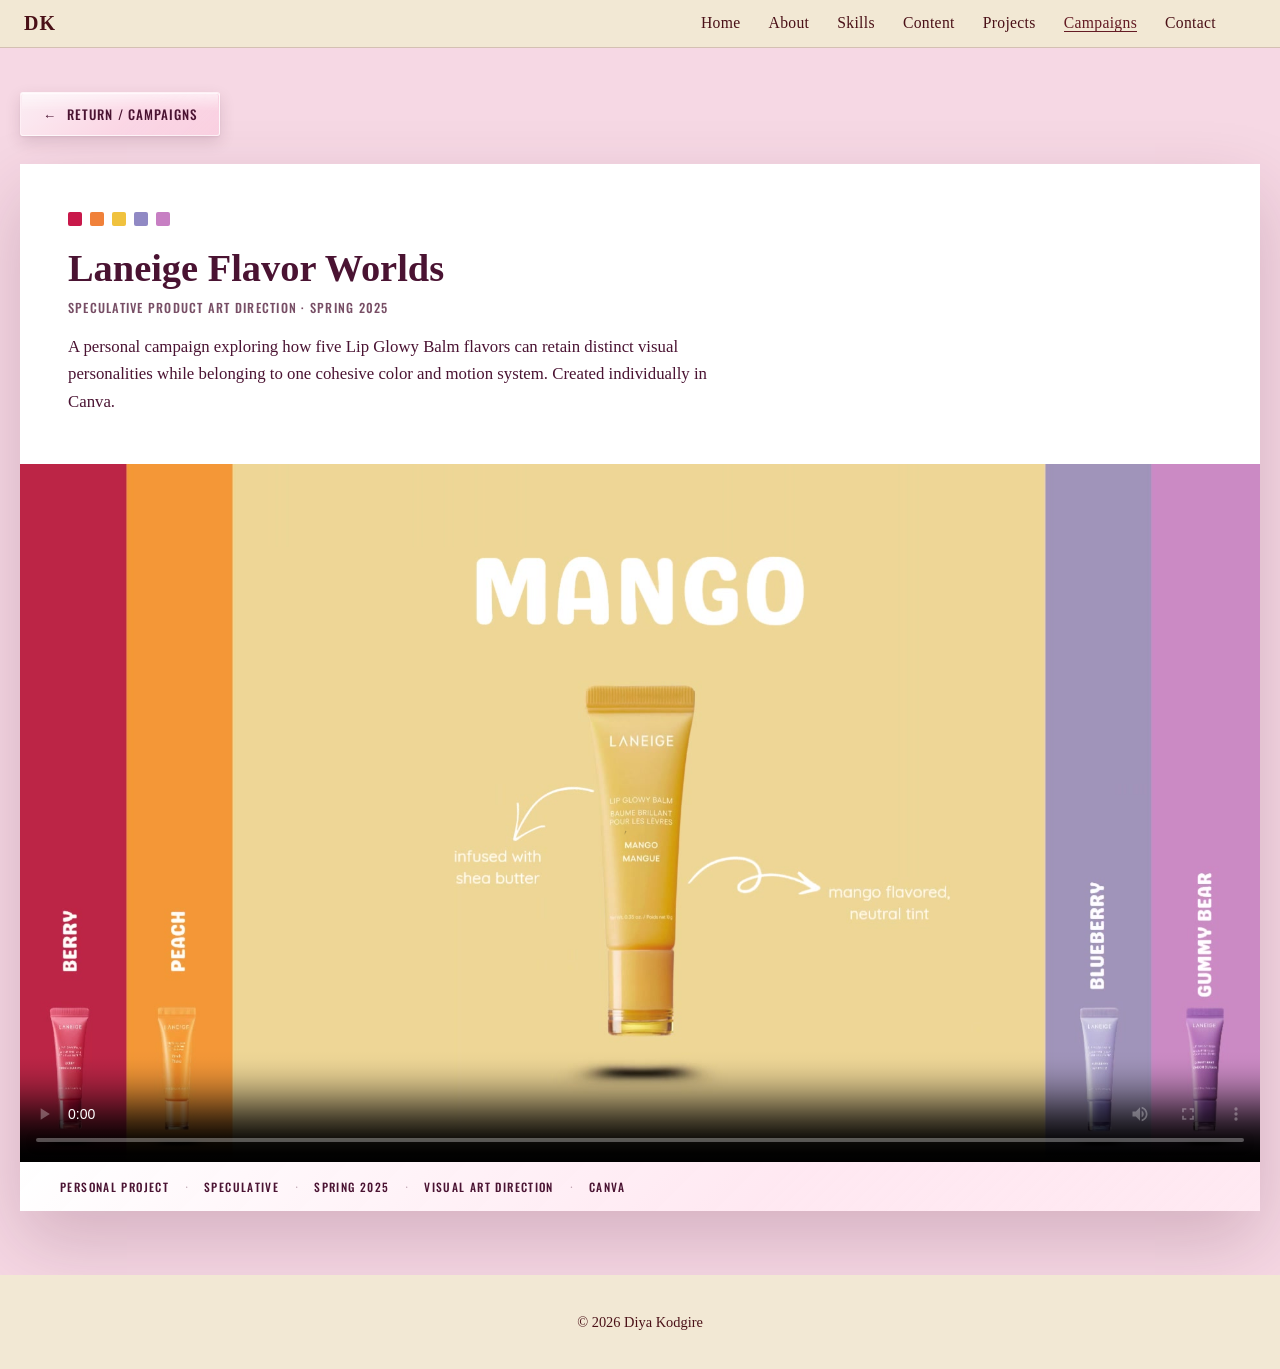
<file: campaigns/laneige.html>
<!DOCTYPE html>
<html lang="en">
<head>
<meta charset="UTF-8" />
<meta name="viewport" content="width=device-width, initial-scale=1.0" />
<title>Laneige × Flavor Worlds | Diya Kodgire</title>
<meta name="description" content="Flavor Worlds — a speculative Laneige Lip Glowy Balm campaign turning five product personalities into one cohesive visual world. Individual concept, not launched." />
<link rel="preconnect" href="https://fonts.googleapis.com" />
<link rel="preconnect" href="https://fonts.gstatic.com" crossorigin />
<link href="https://fonts.googleapis.com/css2?family=Oswald:wght@500;600&display=swap" rel="stylesheet" />
<link rel="stylesheet" href="../assets/css/style.css" />
<link rel="stylesheet" href="../assets/css/case-study-laneige.css" />
<link rel="icon" href="../favicon.ico" sizes="any">
<link rel="icon" type="image/png" href="../assets/images/site/favicon-512.png">
<link rel="apple-touch-icon" href="../assets/images/site/apple-touch-icon.png">
</head>
<body class="laneige-theme">

<header class="navbar">
  <nav class="nav-inner">
    <a class="nav-brand" href="../index.html">DK</a>
    <button class="nav-toggle" id="navToggle" aria-label="Toggle navigation" aria-expanded="false">
      <span></span><span></span><span></span>
    </button>
    <ul class="nav-links" id="navLinks">
      <li><a href="../index.html">Home</a></li>
      <li><a href="../about.html">About</a></li>
      <li><a href="../skills.html">Skills</a></li>
      <li><a href="../content-creation.html">Content</a></li>
      <li><a href="../projects.html">Projects</a></li>
      <li><a href="../marketing-campaigns.html" class="active">Campaigns</a></li>
      <li><a href="../contact.html">Contact</a></li>
    </ul>
  </nav>
</header>

<main>

<div class="laneige-return-wrap">
  <a class="laneige-backlabel" href="../marketing-campaigns.html">
    <span class="laneige-backlabel-arrow" aria-hidden="true">&larr;</span> RETURN / CAMPAIGNS
  </a>
</div>

<div class="laneige-page">

  <section class="laneige-intro">
    <div class="laneige-intro-swatches" aria-hidden="true">
      <span class="laneige-intro-swatch berry"></span>
      <span class="laneige-intro-swatch peach"></span>
      <span class="laneige-intro-swatch mango"></span>
      <span class="laneige-intro-swatch blueberry"></span>
      <span class="laneige-intro-swatch gummy-bear"></span>
    </div>
    <h1>Laneige Flavor Worlds</h1>
    <span class="laneige-intro-eyebrow">Speculative Product Art Direction &middot; Spring 2025</span>
    <p>
      A personal campaign exploring how five Lip Glowy Balm flavors can retain distinct visual personalities
      while belonging to one cohesive color and motion system. Created individually in Canva.
    </p>
  </section>

  <section class="laneige-phase">
    <h2 class="visually-hidden">Campaign Animation</h2>
    <p class="visually-hidden">The complete Laneige Flavor Worlds campaign animation, original and unedited.</p>
    <video
      class="laneige-video"
      controls
      playsinline
      preload="metadata"
      poster="../assets/images/campaigns/laneige/video-poster.png"
      width="1920" height="1080"
      aria-label="Play the complete Laneige Flavor Worlds campaign animation"
    >
      <source src="../assets/video/campaigns/laneige/laneige-campaign-animation.mp4" type="video/mp4" />
    </video>
  </section>

  <div class="laneige-closing-strip">
    <span class="laneige-closing-strip-item">Personal Project</span><span class="laneige-closing-strip-divider" aria-hidden="true">&middot;</span><span class="laneige-closing-strip-item">Speculative</span><span class="laneige-closing-strip-divider" aria-hidden="true">&middot;</span><span class="laneige-closing-strip-item">Spring 2025</span><span class="laneige-closing-strip-divider" aria-hidden="true">&middot;</span><span class="laneige-closing-strip-item">Visual Art Direction</span><span class="laneige-closing-strip-divider" aria-hidden="true">&middot;</span><span class="laneige-closing-strip-item">Canva</span>
  </div>

</div>

</main>

<footer class="site-footer">
  <p>&copy; <span id="year"></span> Diya Kodgire</p>
</footer>

<script src="../assets/js/main.js"></script>
</body>
</html>
</file>
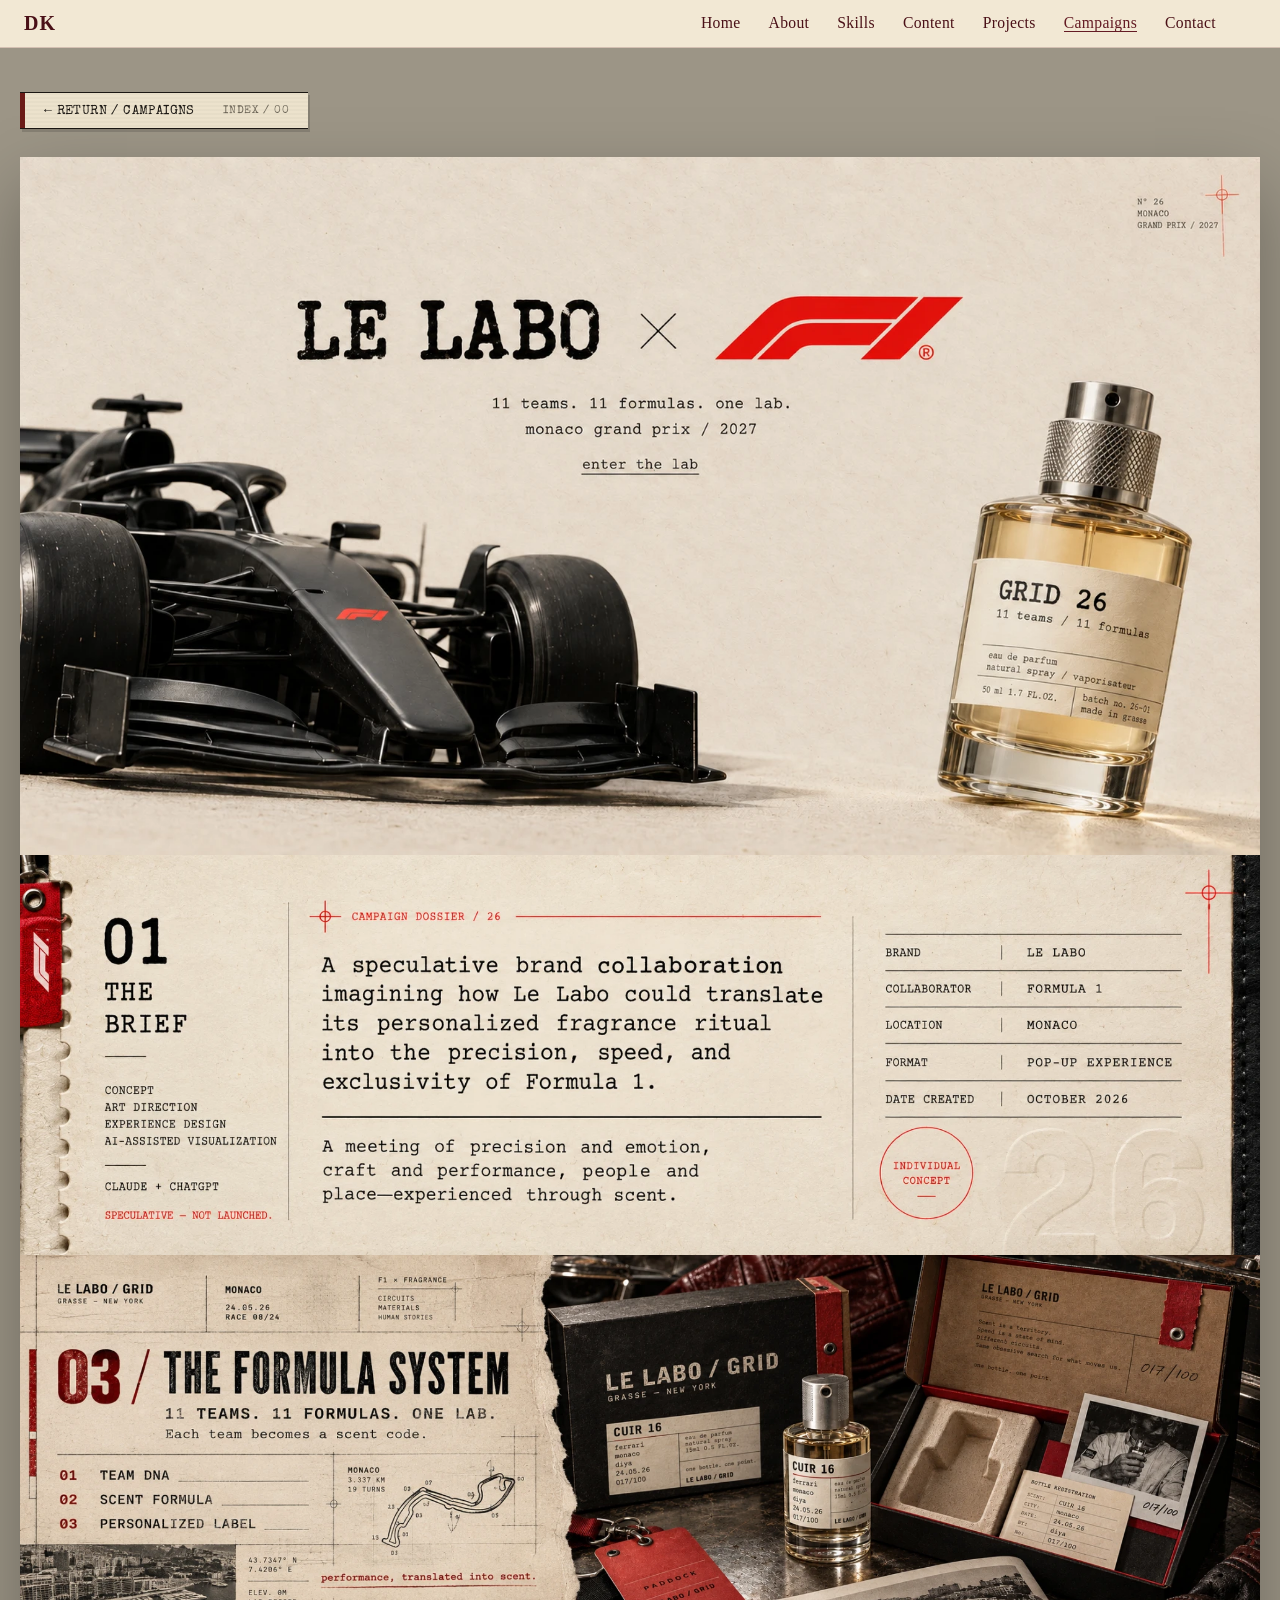
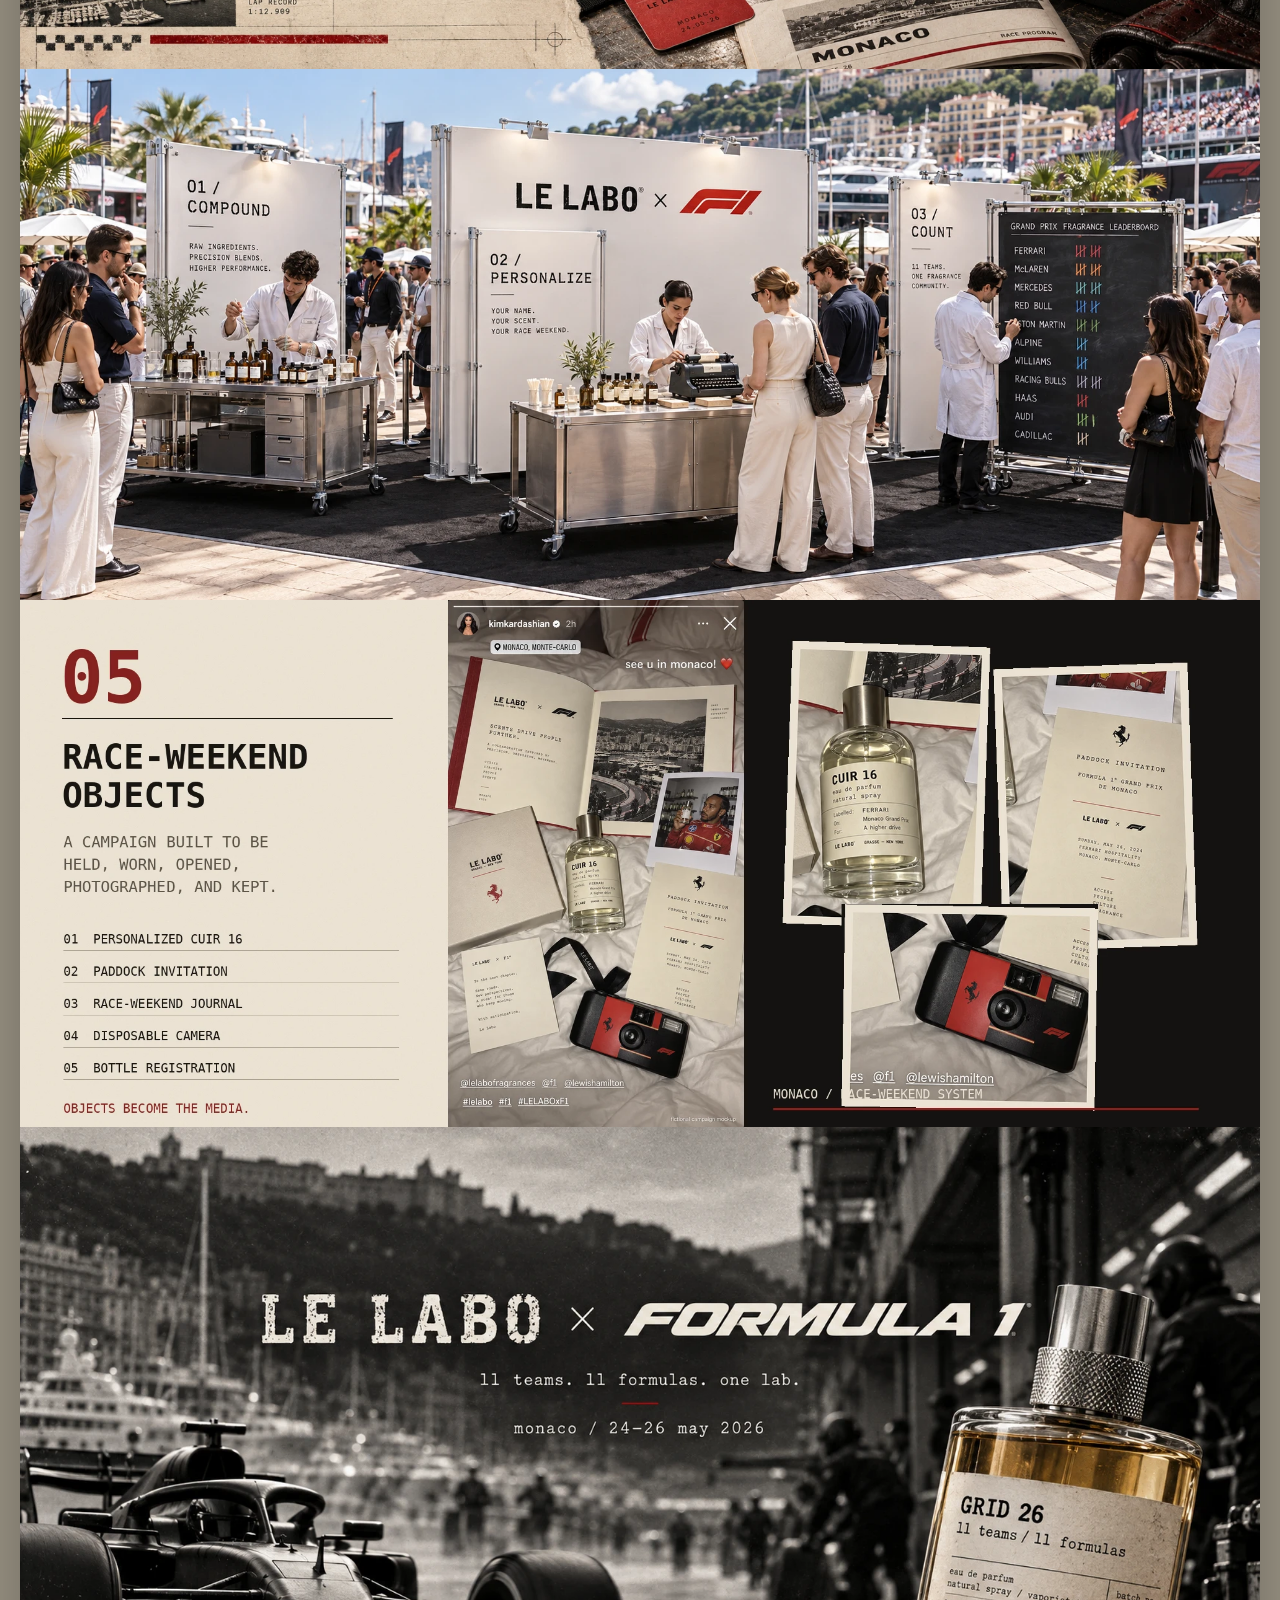
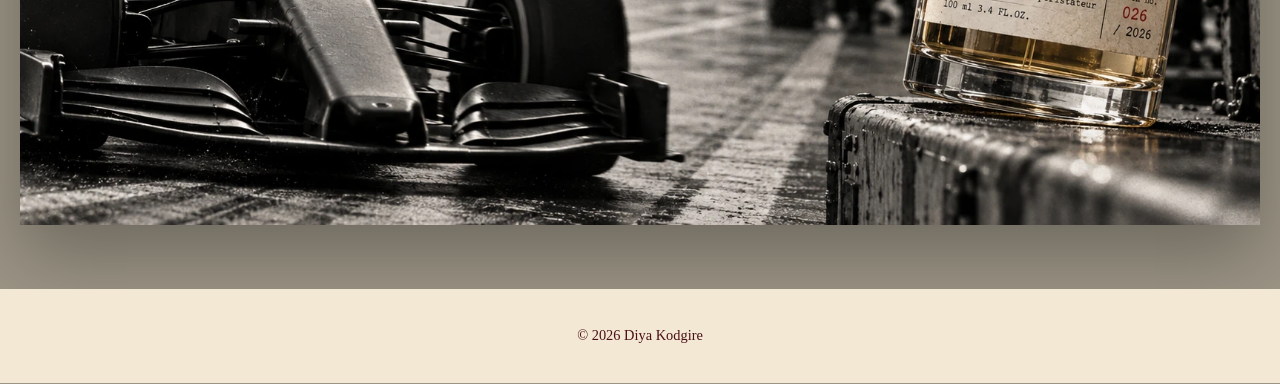
<file: campaigns/le-labo-f1.html>
<!DOCTYPE html>
<html lang="en">
<head>
<meta charset="UTF-8" />
<meta name="viewport" content="width=device-width, initial-scale=1.0" />
<title>Le Labo × Formula 1 | Diya Kodgire</title>
<meta name="description" content="Grid 26 — a speculative Le Labo × Formula 1 collaboration translating Monaco race-weekend precision, speed, and team identities into a personalized fragrance system. Individual concept, not launched." />
<link rel="preconnect" href="https://fonts.googleapis.com" />
<link rel="preconnect" href="https://fonts.gstatic.com" crossorigin />
<link href="https://fonts.googleapis.com/css2?family=Special+Elite&display=swap" rel="stylesheet" />
<link rel="stylesheet" href="../assets/css/style.css" />
<link rel="stylesheet" href="../assets/css/case-study-lelabo.css" />
<link rel="icon" href="../favicon.ico" sizes="any">
<link rel="icon" type="image/png" href="../assets/images/site/favicon-512.png">
<link rel="apple-touch-icon" href="../assets/images/site/apple-touch-icon.png">
</head>
<body class="lelabo-theme">

<header class="navbar">
  <nav class="nav-inner">
    <a class="nav-brand" href="../index.html">DK</a>
    <button class="nav-toggle" id="navToggle" aria-label="Toggle navigation" aria-expanded="false">
      <span></span><span></span><span></span>
    </button>
    <ul class="nav-links" id="navLinks">
      <li><a href="../index.html">Home</a></li>
      <li><a href="../about.html">About</a></li>
      <li><a href="../skills.html">Skills</a></li>
      <li><a href="../content-creation.html">Content</a></li>
      <li><a href="../projects.html">Projects</a></li>
      <li><a href="../marketing-campaigns.html" class="active">Campaigns</a></li>
      <li><a href="../contact.html">Contact</a></li>
    </ul>
  </nav>
</header>

<main>

<div class="lelabo-return-wrap">
  <a class="lelabo-backlabel" href="../marketing-campaigns.html">
    <span class="lelabo-backlabel-text">&larr; RETURN / CAMPAIGNS</span>
    <span class="lelabo-backlabel-index" aria-hidden="true">INDEX / 00</span>
  </a>
</div>

<div class="lelabo-page">

  <section class="lelabo-phase">
    <h1 class="visually-hidden">Le Labo × Formula 1</h1>
    <p class="visually-hidden">Grid 26 · Monaco 2027</p>
    <p class="visually-hidden">11 teams. 11 formulas. One lab.</p>
    <p class="visually-hidden">Individual speculative campaign · October 2026</p>
    <img
      src="../assets/images/campaigns/le-labo/phase-1-hero.png"
      alt="Le Labo × Formula 1: Grid 26, Monaco 2027. 11 teams, 11 formulas, one lab. A Formula 1 car front wing beside a Le Labo Grid 26 eau de parfum bottle, labeled 11 teams / 11 formulas, 50ml, batch no. 26-01, made in Grasse."
      width="1672" height="941"
    />
  </section>

  <section class="lelabo-phase">
    <h2 class="visually-hidden">01. The Brief — Campaign Dossier / 26</h2>
    <p class="visually-hidden">
      A speculative brand collaboration imagining how Le Labo could translate its personalized fragrance ritual
      into the precision, speed, and exclusivity of Formula 1. A meeting of precision and emotion, craft and
      performance, people and place—experienced through scent.
    </p>
    <p class="visually-hidden">
      Role: Concept, Art Direction, Experience Design, AI-Assisted Visualization. Tools: Claude + ChatGPT.
    </p>
    <p class="visually-hidden">
      Brand: Le Labo. Collaborator: Formula 1. Location: Monaco. Format: Pop-Up Experience.
      Date Created: October 2026. Individual Concept.
    </p>
    <p class="visually-hidden">Speculative — Not Launched.</p>
    <img
      src="../assets/images/campaigns/le-labo/phase-2-brief.png"
      alt="01. The Brief — Campaign Dossier / 26. A speculative brand collaboration imagining how Le Labo could translate its personalized fragrance ritual into the precision, speed, and exclusivity of Formula 1. A meeting of precision and emotion, craft and performance, people and place—experienced through scent. Role: Concept, Art Direction, Experience Design, AI-Assisted Visualization. Tools: Claude + ChatGPT. Brand: Le Labo. Collaborator: Formula 1. Location: Monaco. Format: Pop-Up Experience. Date Created: October 2026. Individual Concept. Speculative — Not Launched."
      width="2000" height="646"
    />
  </section>

  <section class="lelabo-phase">
    <img
      src="../assets/images/campaigns/le-labo/phase-3-formula-system.png"
      alt="03. The Formula System. 11 teams. 11 formulas. One lab. Each team becomes a scent code: 01 Team DNA, 02 Scent Formula, 03 Personalized Label. Monaco circuit map, 3.337 km, 19 turns, 43.7347°N 7.4206°E, elevation 0m, lap record 1:12.909. Performance, translated into scent. Product photography: a black Le Labo / Grid box (Grasse — New York) with a red leather spine; a Cuir 16 eau de parfum bottle labeled ferrari, monaco, diya, 24.05.26, 017/100, natural spray 15ml 0.5 fl.oz., one bottle, one point; a red Paddock access card for Le Labo / Grid, Monaco 24.05.26; a Monaco race program booklet; an open presentation box with a bottle registration card (scent: Cuir 16, city: monaco, date: 24.05.26, by: diya, no. 017/100), a numbered tag 017/100, and a black-and-white photo of a racing driver drinking from a bottle."
      width="2000" height="667"
    />
  </section>

  <section class="lelabo-phase">
    <h2 class="visually-hidden">04. The Monaco Activation</h2>
    <p class="visually-hidden">
      Proposed Monaco race-weekend pop-up activation on the harborfront, guiding visitors through three stations:
      01 Compound — raw ingredients, precision blends, higher performance; 02 Personalize — your name, your scent,
      your race weekend; 03 Count — 11 teams, one fragrance community, tracked on a live Grand Prix Fragrance
      Leaderboard. Speculative concept, not launched.
    </p>
    <img
      src="../assets/images/campaigns/le-labo/phase-4-monaco-popup.png"
      alt="Proposed Le Labo × Formula 1 Monaco pop-up activation on the harborfront during race weekend, with yachts and the hillside city in the background. Three modular white stations: 01 Compound (raw ingredients, precision blends, higher performance), with a chemist in a lab coat mixing ingredients from amber bottles at a steel cart; a center station reading Le Labo × F1 above 02 Personalize (your name, your scent, your race weekend), with a staff member typing a label on a vintage typewriter for two visitors; and 03 Count (11 teams, one fragrance community), with a chemist working beside a chalkboard Grand Prix Fragrance Leaderboard tallying votes for Ferrari, McLaren, Mercedes, Red Bull, Aston Martin, Alpine, Williams, Racing Bulls, Haas, Audi, and Cadillac. Visitors in race-weekend white attire browse the stations."
      width="1916" height="821"
    />
  </section>

  <section class="lelabo-phase">
    <h2 class="visually-hidden">05. Race-Weekend Objects</h2>
    <p class="visually-hidden">
      A campaign built to be held, worn, opened, photographed, and kept. Objects become the media.
      01 Personalized Cuir 16. 02 Paddock Invitation. 03 Race-Weekend Journal. 04 Disposable Camera.
      05 Bottle Registration.
    </p>
    <img
      src="../assets/images/campaigns/le-labo/phase-5-race-weekend-objects.png"
      alt="05. Race-Weekend Objects. A campaign built to be held, worn, opened, photographed, and kept. Left: a numbered list of five objects — 01 Personalized Cuir 16, 02 Paddock Invitation, 03 Race-Weekend Journal, 04 Disposable Camera, 05 Bottle Registration — with the line Objects become the media. Center: a fictional campaign mockup styled as an Instagram Story from a verified account, tagged Monaco, Monte-Carlo, captioned 'see u in monaco!', showing a bed-top flat lay of a Le Labo × F1 journal open to a Monaco circuit spread, a Polaroid-style photo of a man in Ferrari racing gear, a Cuir 16 eau de parfum bottle labeled Ferrari / Monaco Grand Prix / A higher drive, a black Ferrari-branded gift box, a Paddock Invitation card for the Formula 1 Grand Prix de Monaco, a handwritten note reading 'To the next chapter. Same roads. New perspectives. A scent for those who keep moving. With anticipation, Le Labo,' and a red-and-black disposable camera branded Ferrari × F1, with hashtags #lelabo #f1 #LELABOxF1 and the caption 'fictional campaign mockup'. Right: closer product shots of the personalized Cuir 16 bottle (labelled: Ferrari, on: Monaco Grand Prix, for: a higher drive), the Paddock Invitation card, and the Ferrari × F1 disposable camera, with the caption 'MONACO / RACE-WEEKEND SYSTEM'."
      width="2000" height="850"
    />
  </section>

  <section class="lelabo-phase">
    <h2 class="visually-hidden">Le Labo × Formula 1 — Closing</h2>
    <p class="visually-hidden">
      A speculative collaboration translating Formula 1's precision, speed, and team identities into a Le Labo
      fragrance system. Grid 26, 11 teams, 11 formulas, one lab. Monaco, 24–26 May 2026.
    </p>
    <img
      src="../assets/images/campaigns/le-labo/phase-6-closing.png"
      alt="Le Labo × Formula 1. 11 teams. 11 formulas. One lab. Monaco, 24–26 May 2026. A moody black-and-white photo of a Formula 1 car front wing in the Monaco pit lane at dusk, with the hillside city and marina in the background and pit crew in the distance. A Grid 26 eau de parfum bottle, 100ml 3.4 fl.oz., batch no. 026/2026, rests on a weathered flight case in the foreground."
      width="1672" height="941"
    />
  </section>

</div>

</main>

<footer class="site-footer">
  <p>&copy; <span id="year"></span> Diya Kodgire</p>
</footer>

<script src="../assets/js/main.js"></script>
</body>
</html>
</file>
<file: assets/css/style.css>
/* ---------- Design tokens ---------- */
:root {
  --maroon-deep: #4a1017;
  --maroon: #641b24;
  --maroon-light: #7a2733;
  --cream: #f2e8d4;
  --cream-dim: #e2d5b8;
  --paper: #ece3cf;
  --paper-dark: #d8cbaa;
  --ink: #241210;
  --gold: #cbb27a;

  --font-display: 'Playfair Display', Georgia, serif;
  --font-body: 'EB Garamond', Georgia, serif;
  --font-script: 'Caveat', cursive;
  --font-mono: 'Special Elite', monospace;

  /* Approximate fallback for the sticky navbar's height, used only until
     main.js measures the real value on load (see setNavHeight()) — keeps
     .hero--landing correctly sized even before that first script tick. */
  --nav-h: 58px;
}

* { box-sizing: border-box; }
html { scroll-behavior: smooth; }

@media (prefers-reduced-motion: reduce) {
  html { scroll-behavior: auto; }
}

body {
  margin: 0;
  font-family: var(--font-body);
  color: var(--cream);
  background: var(--maroon);
}

img { max-width: 100%; display: block; }

/* ---------- Navbar ---------- */
.navbar {
  position: sticky;
  top: 0;
  z-index: 100;
  background: var(--cream);
  border-bottom: 1px solid rgba(74, 16, 23, 0.18);
}

/* .nav-inner is centered with a max-width for the link group, which also
   pins .nav-brand inline with that centered container. Taking the brand out
   of this flow and anchoring it straight to .navbar (its nearest positioned
   ancestor) keeps it a fixed distance from the true viewport edge instead of
   the centered container's edge. */
.nav-inner {
  max-width: 1200px;
  margin: 0 auto;
  padding: 0.9rem 1.5rem;
  display: flex;
  align-items: center;
  justify-content: flex-end;
}

.nav-brand {
  position: absolute;
  left: 24px;
  top: 50%;
  transform: translateY(-50%);
  font-family: var(--font-display);
  font-weight: 700;
  color: var(--maroon-deep);
  text-decoration: none;
  font-size: 1.25rem;
  letter-spacing: 0.05em;
}

.nav-brand:hover,
.nav-brand:focus-visible {
  color: var(--maroon);
}

.nav-links {
  list-style: none;
  display: flex;
  gap: 1.75rem;
  margin: 0;
  padding: 0;
}

.nav-links a {
  color: var(--maroon-deep);
  text-decoration: none;
  font-family: var(--font-display);
  font-size: 0.98rem;
  letter-spacing: 0.02em;
  transition: color 0.2s ease;
}

.nav-links a:hover { color: var(--maroon); }

.nav-links a.active {
  color: var(--maroon);
  border-bottom: 1px solid var(--maroon);
}

.nav-brand:focus-visible,
.nav-links a:focus-visible,
.nav-toggle:focus-visible {
  outline: 2px solid var(--maroon-deep);
  outline-offset: 3px;
}

.nav-toggle {
  display: none;
  flex-direction: column;
  gap: 5px;
  background: none;
  border: none;
  cursor: pointer;
  padding: 0.5rem;
}

.nav-toggle span {
  width: 24px;
  height: 2px;
  background: var(--maroon-deep);
  display: block;
}

/* ---------- Sections ---------- */
.section {
  padding: 5rem 1.5rem;
}

.section-heading {
  font-family: var(--font-display);
  font-weight: 700;
  font-size: clamp(1.8rem, 3vw, 2.6rem);
  margin-bottom: 0.5rem;
}

.section-note {
  font-style: italic;
  opacity: 0.75;
  max-width: 640px;
  margin: 0 0 2.5rem;
}

.section-heading.center {
  text-align: center;
  max-width: 1100px;
  margin-left: auto;
  margin-right: auto;
}

/* ---------- Hero ---------- */
.hero {
  min-height: 90vh;
  display: flex;
  align-items: center;
  justify-content: center;
  text-align: center;
  background:
    radial-gradient(ellipse at center, rgba(255,255,255,0.04), transparent 60%),
    linear-gradient(160deg, var(--maroon-light), var(--maroon-deep));
}

/* Fills exactly the viewport space left below the sticky navbar, so the
   hero+navbar together occupy the full screen on load and no part of the
   next section is visible until the user scrolls — sized via calc()
   against the navbar's real measured height (see main.js), not a fixed
   spacer element. .scroll-cue below anchors to this, not .hero, so it
   only ever appears on the full-screen landing hero. */
.hero--landing {
  position: relative;
  min-height: calc(100svh - var(--nav-h));
}

.hero-title {
  font-family: var(--font-display);
  font-weight: 900;
  font-size: clamp(4rem, 13vw, 10rem);
  margin: 0;
  color: var(--cream);
  text-shadow: 3px 3px 0 rgba(0,0,0,0.35);
  line-height: 1;
}

.hero-subtitle {
  font-family: var(--font-display);
  letter-spacing: 0.18em;
  text-transform: uppercase;
  font-size: clamp(0.85rem, 1.6vw, 1.3rem);
  margin: 1.5rem 0 0;
  color: var(--cream-dim);
}

/* Reserves real space below the subtitle — .hero-content is the box
   .hero's flex centering actually centers, so padding here (not margin,
   which wouldn't affect that centered box's own size) shifts the visible
   name/subtitle upward as a unit, guaranteeing clearance from
   .scroll-cue below regardless of viewport height. Sized so even at its
   minimum (short laptop heights) it clears .scroll-cue's own worst-case
   height (~50px, at bottom:36px max) with the required 80-100px to
   spare: 140px - 50px - 36px = 54px, comfortably inside that range once
   .scroll-cue's real (smaller) height is accounted for — verified
   directly against rendered geometry, not just this arithmetic. */
.hero-content {
  padding-bottom: clamp(96px, 14vh, 140px);
}

/* Understated invitation to scroll. Positioned independently of
   .hero-content (own layout container, own absolute placement against
   .hero--landing below) — never via margins/flex-spacing relative to the
   name block, so the two can never visually compete regardless of
   viewport height. */
.scroll-cue {
  position: absolute;
  left: 50%;
  bottom: clamp(20px, 3vh, 36px);
  transform: translateX(-50%);
  display: flex;
  flex-direction: column;
  align-items: center;
  gap: 7px;
  color: var(--cream);
  text-decoration: none;
  opacity: 0.8;
  transition: opacity 0.25s ease;
}

.scroll-cue:hover,
.scroll-cue:focus-visible {
  opacity: 1;
}

.scroll-cue:focus-visible {
  outline: 2px solid var(--gold);
  outline-offset: 6px;
  border-radius: 4px;
}

.scroll-cue-label {
  font-family: var(--font-body);
  font-style: italic;
  font-size: 0.92rem;
  letter-spacing: 0.06em;
}

/* The arrow is the ONLY thing that ever animates here, and only via
   translateY — .scroll-cue itself (the centering element, translateX(-50%))
   never gets an animated transform, so the two can never fight each
   other or visibly jump/reset. No opacity in the loop either, so there's
   nothing to read as flashing/flickering — just a slow, steady bob. */
.scroll-cue-arrow {
  animation: scroll-cue-bob 1.8s ease-in-out infinite;
}

@keyframes scroll-cue-bob {
  0%, 100% { transform: translateY(0); }
  50% { transform: translateY(4px); }
}

@media (prefers-reduced-motion: reduce) {
  .scroll-cue-arrow { animation: none; }
}

/* ---------- Explore (landing page nav grid) ---------- */
.explore {
  background: var(--maroon-deep);
}

.explore-grid {
  max-width: 1100px;
  margin: 2.5rem auto 0;
  display: grid;
  grid-template-columns: repeat(auto-fit, minmax(260px, 1fr));
  gap: 1.5rem;
}

.explore-card {
  position: relative;
  display: block;
  background: rgba(242, 232, 212, 0.06);
  border: 1px solid rgba(203, 178, 122, 0.35);
  border-radius: 6px;
  padding: 1.75rem 2.75rem 1.75rem 1.75rem;
  text-decoration: none;
  color: var(--cream);
  transition: transform 0.3s ease, background 0.3s ease, border-color 0.3s ease;
}

.explore-card:hover,
.explore-card:focus-visible {
  transform: translateY(-4px);
  background: rgba(242, 232, 212, 0.12);
  border-color: var(--gold);
}

.explore-card:focus-visible {
  outline: 2px solid var(--gold);
  outline-offset: 3px;
}

.explore-card h3 {
  font-family: var(--font-display);
  margin: 0 0 0.6rem;
  color: var(--gold);
}

.explore-card p {
  margin: 0;
  color: var(--cream);
  opacity: 0.95;
  line-height: 1.5;
}

.explore-card-arrow {
  position: absolute;
  right: 1.5rem;
  top: 50%;
  transform: translate(0, -50%);
  color: var(--gold);
  font-size: 1.15rem;
  transition: transform 0.3s ease;
}

.explore-card:hover .explore-card-arrow,
.explore-card:focus-visible .explore-card-arrow {
  transform: translate(4px, -50%);
}

@media (prefers-reduced-motion: reduce) {
  .explore-card,
  .explore-card-arrow {
    transition: none;
  }
}

/* ---------- About ---------- */
.about-grid {
  max-width: 1200px;
  margin: 0 auto;
  display: grid;
  grid-template-columns: 320px 1fr;
  gap: 3rem;
  align-items: start;
}

.polaroid {
  background: var(--cream);
  padding: 1rem 1rem 1.25rem;
  box-shadow: 0 10px 25px rgba(0,0,0,0.35);
  transform: rotate(-2deg);
  margin: 0;
}

.polaroid-photo {
  width: 100%;
  aspect-ratio: 3 / 4;
  background: linear-gradient(160deg, #cfc2a2, #a99a72);
  display: flex;
  align-items: center;
  justify-content: center;
  color: var(--ink);
  font-family: var(--font-body);
  font-size: 0.85rem;
  text-align: center;
  padding: 1rem;
}

.polaroid figcaption {
  font-family: var(--font-display);
  color: var(--ink);
  text-align: center;
  padding-top: 0.75rem;
  border-top: 1px solid var(--paper-dark);
  margin-top: 0.75rem;
  letter-spacing: 0.05em;
}

.display-heading {
  font-family: var(--font-display);
  font-weight: 900;
  font-size: clamp(2.4rem, 5vw, 3.6rem);
  margin: 0;
}

.about-name {
  font-size: 1.4rem;
  margin: 0.25rem 0 1.5rem;
}

.about-copy p {
  line-height: 1.7;
  font-size: 1.08rem;
  margin: 0 0 1.25rem;
}

.about-copy strong { color: var(--gold); }

.about-icons {
  display: flex;
  gap: 1rem;
  margin-top: 1.5rem;
}

.icon-circle {
  width: 52px;
  height: 52px;
  border-radius: 50%;
  background: var(--cream);
  color: var(--maroon-deep);
  display: flex;
  align-items: center;
  justify-content: center;
  font-size: 1.3rem;
}

/* ---------- Skills ---------- */
.skills {
  background: var(--maroon-deep);
  padding: 0;
}

.skills-grid {
  display: grid;
  grid-template-columns: 1fr 1fr;
  min-height: 90vh;
}

.skills-illustration {
  display: flex;
  flex-direction: column;
  align-items: center;
  justify-content: center;
  padding: 3rem;
  text-align: center;
}

.acai-bowl-placeholder {
  font-size: 6rem;
  margin-bottom: 1.5rem;
}

.skills-caption {
  font-family: var(--font-script);
  font-size: 1.6rem;
  color: var(--gold);
  max-width: 320px;
  transform: rotate(-2deg);
}

.receipt {
  background: var(--paper);
  color: var(--ink);
  padding: 3.5rem 3rem;
  display: flex;
  flex-direction: column;
  justify-content: center;
  font-family: var(--font-mono);
  background-image:
    repeating-linear-gradient(rgba(0,0,0,0.015) 0 2px, transparent 2px 4px);
}

.receipt-title {
  font-family: var(--font-display);
  font-size: clamp(1.8rem, 3vw, 2.6rem);
  margin: 0 0 0.5rem;
}

.receipt-subtitle {
  font-style: italic;
  opacity: 0.75;
  margin: 0 0 1rem;
}

.receipt-rule {
  border: none;
  border-top: 2px solid var(--ink);
  margin: 1rem 0;
}

.receipt-list {
  list-style: none;
  margin: 0;
  padding: 0;
}

.receipt-list li {
  display: flex;
  justify-content: space-between;
  padding: 0.5rem 0;
  font-size: 1rem;
}

.receipt-total {
  display: flex;
  align-items: center;
  justify-content: space-between;
  margin-top: 1rem;
  gap: 1.5rem;
}

.barcode {
  flex: 1;
  height: 46px;
  background: repeating-linear-gradient(90deg, var(--ink) 0 3px, transparent 3px 6px);
}

.receipt-stamp {
  display: flex;
  align-items: center;
  gap: 0.75rem;
  font-family: var(--font-display);
  font-size: 1.2rem;
  white-space: nowrap;
}

.stamp-circle {
  border: 2px solid var(--maroon);
  color: var(--maroon);
  border-radius: 50%;
  width: 90px;
  height: 90px;
  display: flex;
  align-items: center;
  justify-content: center;
  text-align: center;
  font-size: 0.85rem;
  line-height: 1.1;
  transform: rotate(-8deg);
}

/* ---------- Content Creation ---------- */
.content-creation {
  background: var(--paper);
  color: var(--ink);
}

.content-creation .section-heading { color: var(--ink); }

.masonry {
  columns: 4 260px;
  column-gap: 1.25rem;
  max-width: 1300px;
  margin: 0 auto;
}

.masonry-item {
  break-inside: avoid;
  margin: 0 0 1.25rem;
  background: var(--cream);
  padding: 0.6rem 0.6rem 0.9rem;
  box-shadow: 0 6px 16px rgba(0,0,0,0.15);
}

.placeholder-photo {
  position: relative;
}

.masonry .placeholder-photo {
  aspect-ratio: 3 / 4;
  background: linear-gradient(160deg, #d8cca9, #b7a878);
}

.masonry-item figcaption {
  padding-top: 0.6rem;
  font-family: var(--font-display);
  font-size: 0.95rem;
  color: var(--maroon-deep);
}

/* ---------- Projects / Marketing Campaigns ---------- */
.projects, .marketing-campaigns { background: var(--maroon); }

.card-grid {
  max-width: 1100px;
  margin: 0 auto;
  display: grid;
  grid-template-columns: repeat(auto-fit, minmax(260px, 1fr));
  gap: 1.5rem;
}

.placeholder-card {
  background: rgba(242, 232, 212, 0.06);
  border: 1px dashed rgba(242, 232, 212, 0.35);
  border-radius: 6px;
  padding: 1.75rem;
}

.placeholder-card h3 {
  font-family: var(--font-display);
  margin: 0 0 0.6rem;
}

.placeholder-card p {
  opacity: 0.8;
  line-height: 1.6;
  margin: 0 0 1rem;
}

.card-tag {
  display: inline-block;
  font-family: var(--font-display);
  font-size: 0.8rem;
  letter-spacing: 0.08em;
  text-transform: uppercase;
  color: var(--gold);
  border: 1px solid var(--gold);
  border-radius: 999px;
  padding: 0.2rem 0.75rem;
}

/* ---------- Contact ---------- */
.contact { background: var(--maroon-deep); text-align: center; }

.contact-links {
  display: flex;
  gap: 1.5rem;
  justify-content: center;
  flex-wrap: wrap;
}

.contact-link {
  font-family: var(--font-display);
  color: var(--cream);
  text-decoration: none;
  border: 1px solid var(--gold);
  padding: 0.75rem 2rem;
  border-radius: 999px;
  transition: background 0.2s ease, color 0.2s ease;
}

.contact-link:hover {
  background: var(--gold);
  color: var(--maroon-deep);
}

/* ---------- Footer ---------- */
.site-footer {
  background: var(--cream);
  color: var(--maroon-deep);
  text-align: center;
  padding: 1.5rem;
  font-size: 0.9rem;
}

.site-footer p {
  color: var(--maroon-deep);
}

/* ---------- Responsive ---------- */
@media (max-width: 860px) {
  .about-grid { grid-template-columns: 1fr; }
  .polaroid { max-width: 320px; margin: 0 auto; }
  .skills-grid { grid-template-columns: 1fr; }

  .nav-brand { left: 16px; }
  .nav-toggle { display: flex; }
  .nav-links {
    position: absolute;
    top: 100%;
    left: 0;
    right: 0;
    background: var(--cream);
    border-bottom: 1px solid rgba(74, 16, 23, 0.18);
    flex-direction: column;
    align-items: center;
    padding: 1rem 0;
    gap: 1rem;
    display: none;
  }
  .nav-links.open { display: flex; }
}
</file>
<file: assets/css/door-transition.css>
/* ==========================================================================
   Door entrance transition — isolated, namespaced component.
   Three swappable layers:
     .door-transition__frame       -> stationary stone arch (swap for frame.png)
     .door-transition__door--left  -> left leaf (swap for door-left.png)
     .door-transition__door--right -> right leaf (swap for door-right.png)
   To use real photo assets instead of the illustrated fallback, replace each
   layer's inner content with a single <img> matching that layer's class for
   sizing (see assets/images/door/README.md).
   ========================================================================== */

.door-transition {
  --dt-maroon-deep: var(--maroon-deep, #4a1017);
  --dt-maroon: var(--maroon, #641b24);
  --dt-maroon-light: var(--maroon-light, #7a2733);
  --dt-maroon-panel: #57161d;
  --dt-cream: var(--cream, #f2e8d4);
  --dt-gold: var(--gold, #cbb27a);
  --dt-gold-dim: #a68f5c;
  --dt-stone-hi: #efe3c6;
  --dt-stone: #dbcca6;
  --dt-stone-mid: #bfab7d;
  --dt-stone-dark: #937f57;
  --dt-stone-shadow: #5c4c34;

  position: fixed;
  inset: 0;
  z-index: 9999;
  overflow: hidden;
}

.door-transition[data-stage="hidden"] {
  display: none;
}

/* .scene is the single element the "camera push through" animates (via
   GSAP, transform only — no opacity/fade); it has no background of its
   own so it can never sit between the opening and the real page. */
.door-transition__scene {
  position: absolute;
  inset: 0;
  width: 100vw;
  height: 100svh;
  perspective: 2400px;
}

/* Fallback color, only ever visible if .facade has no image (illustrated
   mode, or the facade asset failed to load) — a SEPARATE layer (not
   .scene's own background) because it needs its own clip-path hole,
   computed the same way as .frame's, otherwise it would sit between the
   archway opening and the real page and the "reveal" would show this
   gradient instead of the actual landing page. */
.door-transition__backdrop {
  position: absolute;
  inset: 0;
  z-index: -1;
  overflow: hidden;
  background:
    radial-gradient(ellipse 90% 70% at 50% 38%, var(--dt-maroon-light) 0%, var(--dt-maroon) 45%, var(--dt-maroon-deep) 100%);
}

/* Full architectural facade environment, object-fit: cover, filling
   100vw x 100svh, sat directly behind .stage. In wide-bundle mode this
   shows frame-wide.png — the facade photo with its own archway opening
   already cut transparent in its alpha channel, so it plays both the
   "environment" and "frame" roles at once: no separate clip-path, no
   separate close-up frame layer, nothing to cross-fade. In non-bundle
   mode this is empty and .door-transition__frame (below) does the job
   instead, clipped by JS to match the doors' rendered bounds. */
.door-transition__facade {
  position: absolute;
  inset: 0;
  z-index: 0;
  overflow: hidden;
}

.door-transition__facade img {
  position: absolute;
  inset: 0;
  width: 100%;
  height: 100%;
  object-fit: cover;
}

/* Fixed at frame.png's native 690x1200 pixel size — the single coordinate
   system both doors (and, in non-bundle mode, .frame) are laid out
   against (see their percentages below). JS positions and scales this
   box — either centered at a plain contain-fit scale (no facade bundle),
   or aligned exactly over the doorway as it appears inside the wide
   facade photo — so the doorway is always shown whole, at its true
   proportions, never independently stretched. */
.door-transition__stage {
  position: absolute;
  z-index: 1;
  left: 0;
  top: 0;
  width: 690px;
  height: 1200px;
  transform-origin: top left;
}

/* Bundle mode only (see buildMarkup) — an opaque catch-all directly behind
   the two door leaves, clipped to the exact archway opening in setup()
   (door-transition.js). Sits above .facade's own z-index:0 but below the
   doors' z-index:2, so it is only ever visible through a gap BETWEEN the
   leaves — a mis-registered sub-pixel seam at rest, or the deliberate
   few-px hover seam-gap — never once the doors have actually opened. */
.door-transition__doorway-backing {
  position: absolute;
  inset: 0;
  z-index: 1;
  background: var(--dt-maroon-deep);
  pointer-events: none;
  opacity: 1;
  transition: opacity 350ms ease-out;
}
/* Stays fully opaque through rest/hover and the very start of the click,
   then fades once the doors have visibly begun swinging (a real,
   deliberate gap — not hover's few-px seam) — a plain CSS transition
   with a delay, never GSAP or a JS timer. */
.door-transition[data-stage="opening"] .door-transition__doorway-backing {
  transition-delay: 200ms;
  opacity: 0;
}

/* ---------- Non-bundle mode only: stationary frame ----------
   Fills the whole stage with real stone material; a JS-computed clip-path
   (matched exactly to the doors' rendered bounds) cuts the archway opening
   out of it, so whatever is behind — the doors, then the real page — is
   genuinely visible through the opening, not a placeholder. A soft-edged
   mask blends its rectangular boundary into the backdrop behind it rather
   than cutting a hard-edged patch (only relevant here: in bundle mode
   there is no separate .frame element to mask). */
.door-transition__frame {
  position: absolute;
  inset: 0;
  z-index: 3;
  pointer-events: none;
  box-shadow: 0 30px 70px rgba(0, 0, 0, 0.5);
  -webkit-mask-image: radial-gradient(ellipse 92% 94% at 50% 50%, black 86%, transparent 100%);
  mask-image: radial-gradient(ellipse 92% 94% at 50% 50%, black 86%, transparent 100%);
}

/* Illustrated-only material — frame.png already carries a real transparent
   archway cutout, so this gradient would otherwise bleed through the photo's
   own opening wherever it sits outside the JS clip-path's hole. */
.door-transition__frame:not(:has(img)) {
  background: linear-gradient(155deg, var(--dt-stone) 0%, var(--dt-stone-mid) 55%, var(--dt-stone-dark) 100%);
}

.door-transition__frame img {
  width: 100%;
  height: 100%;
  object-fit: contain;
}

.door-transition__pilaster {
  position: absolute;
  top: 34%;
  bottom: 6%;
  width: 8%;
  background: linear-gradient(90deg, var(--dt-stone-dark), var(--dt-stone) 45%, var(--dt-stone-mid));
  box-shadow: inset 0 0 8px rgba(0, 0, 0, 0.25), 2px 3px 6px rgba(0, 0, 0, 0.35);
}

.door-transition__pilaster--left { left: 9%; }
.door-transition__pilaster--right { right: 9%; }

.door-transition__pilaster::before,
.door-transition__pilaster::after {
  content: "";
  position: absolute;
  left: -18%;
  right: -18%;
  height: 3.5%;
  background: #a0895f;
  box-shadow: 0 2px 4px rgba(0, 0, 0, 0.3);
}

.door-transition__pilaster::before { top: -2%; }
.door-transition__pilaster::after { bottom: -2%; }

.door-transition__keystone {
  position: absolute;
  top: 25%;
  left: 50%;
  width: 7.5%;
  height: 7%;
  background: linear-gradient(180deg, var(--dt-stone-hi), var(--dt-stone-mid));
  clip-path: polygon(32% 0, 68% 0, 100% 100%, 0% 100%);
  transform: translateX(-50%);
  box-shadow: 0 3px 6px rgba(0, 0, 0, 0.35);
}

.door-transition__arch-trim {
  position: absolute;
  left: 50%;
  bottom: 6.5%;
  width: 74%;
  height: 66%;
  transform: translateX(-50%);
  border-radius: 50% 50% 4px 4px / 34% 34% 4px 4px;
  background: transparent;
  box-shadow:
    inset 0 0 0 12px var(--dt-stone),
    inset 0 0 0 15px var(--dt-stone-shadow),
    inset 0 0 0 16px var(--dt-stone-hi);
}

.door-transition__cartouche {
  position: absolute;
  top: -3%;
  left: 50%;
  transform: translateX(-50%);
  width: 58%;
  filter: drop-shadow(1px 3px 1.5px rgba(0, 0, 0, 0.28));
}

.door-transition__bollard {
  position: absolute;
  bottom: -8%;
  width: 9%;
  aspect-ratio: 1 / 1.6;
  border-radius: 45% 45% 12% 12% / 22% 22% 8% 8%;
  background: linear-gradient(90deg, var(--dt-stone-dark) 0%, var(--dt-stone-hi) 32%, var(--dt-stone) 55%, var(--dt-stone-dark) 100%);
  box-shadow: 0 6px 10px rgba(0, 0, 0, 0.35);
}

.door-transition__bollard::before,
.door-transition__bollard::after {
  content: "";
  position: absolute;
  left: -6%;
  right: -6%;
  height: 10%;
  background: rgba(20, 16, 10, 0.6);
}

.door-transition__bollard::before { top: 26%; }
.door-transition__bollard::after { top: 50%; }

.door-transition__bollard--left { left: 2%; }
.door-transition__bollard--right { right: 2%; }

/* ---------- Layers 2 & 3: door leaves ----------
   Sized and positioned to match door-left.png/door-right.png's own pixel
   geometry against frame.png's archway opening exactly (measured from the
   source photo crops: each leaf is 240x863 against a 690x1200 frame). */
.door-transition__door {
  position: absolute;
  bottom: 4.33%;
  height: 71.92%;
  width: 34.78%;
  overflow: hidden;
  will-change: transform;
  z-index: 2;
  /* Hover-only: seam-gap (translateX) + pop-forward (scale) + brightness/
     saturation (filter). Native CSS transition, never GSAP — see
     [data-hover="on"] below. Rest state (no transform/filter) needs no
     rule of its own; this is just the transition timing. */
  transition: transform 300ms ease, filter 300ms ease;
}

/* Illustrated-only material — door-left.png/door-right.png (and their
   wide-bundle counterparts) already carry the real arched leaf silhouette
   in their own alpha channel, transparent in the top corners outside the
   curve. Scoping this fallback color/shadow to the no-img case (matching
   .door-transition__frame's own pattern above) keeps it from showing
   through those transparent corners as a false maroon patch above the
   doorway. */
.door-transition__door:not(:has(img)) {
  background:
    repeating-linear-gradient(100deg, rgba(0, 0, 0, 0.05) 0 1px, transparent 1px 3px),
    linear-gradient(100deg, rgba(255, 255, 255, 0.16) 0%, transparent 16%),
    linear-gradient(120deg, var(--dt-maroon-light) 0%, var(--dt-maroon) 45%, var(--dt-maroon-panel) 100%);
  box-shadow: inset 0 0 50px rgba(0, 0, 0, 0.45);
}

.door-transition__door img {
  width: 100%;
  height: 100%;
  object-fit: contain;
}

.door-transition__door--left {
  left: 15.51%;
}

.door-transition__door--right {
  left: 50%;
}

/* The INNER swing wrapper — rotateY, and ONLY rotateY, ever animates this
   element (hover's small inward tilt AND the real door-open transition
   alike), via plain native CSS transitions (see [data-hover="on"] and
   [data-stage="opening"] below) — never GSAP, so the doors open even if
   the CDN script fails to load. Same size as the outer
   .door-transition__door it lives in; only its transform-origin differs
   per side, so it hinges on the doorway's true outer edge exactly like the
   outer wrapper used to. */
.door-transition__door-swing {
  position: absolute;
  inset: 0;
  width: 100%;
  height: 100%;
  transform: rotateY(0deg);
  transition: transform 300ms ease;
}

.door-transition__door--left .door-transition__door-swing {
  transform-origin: left center;
}

.door-transition__door--right .door-transition__door-swing {
  transform-origin: right center;
}

/* ---------- Hover preview — entirely CSS, never GSAP ---------- */
.door-transition[data-hover="on"] .door-transition__door--left {
  transform: translateX(-4px) scale(1.015);
  filter: brightness(1.08) saturate(1.15);
}
.door-transition[data-hover="on"] .door-transition__door--right {
  transform: translateX(4px) scale(1.015);
  filter: brightness(1.08) saturate(1.15);
}
.door-transition[data-hover="on"] .door-transition__door--left .door-transition__door-swing {
  transform: rotateY(-5deg);
}
.door-transition[data-hover="on"] .door-transition__door--right .door-transition__door-swing {
  transform: rotateY(5deg);
}
.door-transition[data-hover="on"] .door-transition__door-shadow {
  opacity: 0.6;
}
.door-transition[data-hover="on"] .door-transition__door-depth {
  opacity: 1;
}

/* ---------- The real door-open animation — entirely CSS, never GSAP ----------
   Triggered simply by setting data-stage="opening" on the overlay
   (door-transition.js). This is the ONLY rule that moves the doors during
   the real opening; nothing else touches .door-transition__door-swing's
   transform once this attribute is set, so there is nothing for GSAP (or
   its absence) to interfere with. If data-hover="on" was still set the
   instant this fires, JS has already removed it in the same tick, so the
   transition retargets smoothly from wherever the hover tilt currently is
   toward this new target — no snap back to closed first. */
.door-transition[data-stage="opening"] .door-transition__door--left .door-transition__door-swing {
  transition-duration: 1000ms;
  transform: rotateY(-105deg);
}
.door-transition[data-stage="opening"] .door-transition__door--right .door-transition__door-swing {
  transition-duration: 1000ms;
  transform: rotateY(105deg);
}
/* The outer wrapper's own hover pop eases back to rest the instant the
   real opening begins, so it never lingers through the swing. */
.door-transition[data-stage="opening"] .door-transition__door--left,
.door-transition[data-stage="opening"] .door-transition__door--right {
  transform: none;
  filter: none;
  transition: transform 300ms ease, filter 300ms ease;
}
.door-transition[data-stage="opening"] .door-transition__door-depth {
  opacity: 0;
  transition: opacity 300ms ease;
}
/* Cast shadow deepens then fades over the course of the swing — a single
   declarative keyframe animation, timed to the same 1000ms as the swing
   itself. */
@keyframes dt-door-shadow-pulse {
  0% { opacity: 0; }
  30% { opacity: 1; }
  90% { opacity: 0; }
  100% { opacity: 0; }
}
.door-transition[data-stage="opening"] .door-transition__door-shadow {
  animation: dt-door-shadow-pulse 1000ms ease-out forwards;
}

/* Illustrated-only shape hacks: door-left.png/door-right.png already carry
   their real arched silhouette (and the seam between them) in their own
   alpha channel, so faking one with border-radius/border would only risk
   clipping the real photo's edge or drawing a mismatched extra seam line. */
.door-transition__door--left:has(.door-transition__panel-arch) {
  border-top-left-radius: 100% 34%;
  border-right: 2px solid var(--dt-stone-shadow);
}

.door-transition__door--right:has(.door-transition__panel-arch) {
  border-top-right-radius: 100% 34%;
  border-left: 2px solid var(--dt-stone-shadow);
}

/* Cast shadow that deepens mid-swing, faded in/out via opacity only.
   door-left.png/door-right.png (photo mode) are transparent in their own
   top corners outside the arch curve — the CONTAINER stays a plain
   rectangle (matching the real photo's edge exactly, per the comment
   above), but this overlay's OWN top-outer corner is rounded to
   approximate that same curve, so its gradient/shadow doesn't bleed into
   the stone through those transparent corners the way a flat rectangle
   would. */
.door-transition__door-shadow {
  position: absolute;
  inset: 0;
  opacity: 0;
  pointer-events: none;
  transition: opacity 300ms ease;
}

.door-transition__door--left .door-transition__door-shadow {
  border-top-left-radius: 100% 34%;
  background: linear-gradient(to left, rgba(0, 0, 0, 0.55), transparent 60%);
}

.door-transition__door--right .door-transition__door-shadow {
  border-top-right-radius: 100% 34%;
  background: linear-gradient(to right, rgba(0, 0, 0, 0.55), transparent 60%);
}

/* Dark, realistic hover/focus depth cue — opacity-only (0 -> 1), a plain
   CSS transition like the shadow above. A drop shadow at the outer
   (hinge) edge plus an inset shadow at the seam edge reads as the door
   leaf lifting/popping forward off the stone, distinct per side. */
.door-transition__door-depth {
  position: absolute;
  inset: 0;
  opacity: 0;
  pointer-events: none;
  transition: opacity 300ms ease;
}

.door-transition__door--left .door-transition__door-depth {
  border-top-left-radius: 100% 34%;
  box-shadow:
    -14px 6px 30px rgba(0, 0, 0, 0.55),
    inset 8px 0 18px rgba(0, 0, 0, 0.45);
}

.door-transition__door--right .door-transition__door-depth {
  border-top-right-radius: 100% 34%;
  box-shadow:
    14px 6px 30px rgba(0, 0, 0, 0.55),
    inset -8px 0 18px rgba(0, 0, 0, 0.45);
}

.door-transition__panel-arch {
  position: absolute;
  left: 24%;
  right: 0;
  top: 6%;
  height: 30%;
  border: 2px solid rgba(0, 0, 0, 0.3);
  box-shadow:
    inset 0 0 0 4px rgba(0, 0, 0, 0.15),
    inset 0 8px 16px rgba(0, 0, 0, 0.35),
    inset 0 -3px 6px rgba(255, 255, 255, 0.08);
}

.door-transition__door--left .door-transition__panel-arch { border-top-left-radius: 120px; }
.door-transition__door--right .door-transition__panel-arch { left: 0; right: 24%; border-top-right-radius: 120px; }

.door-transition__panel-relief { position: absolute; inset: 8%; pointer-events: none; }

.door-transition__bracket { position: absolute; left: 16%; right: 0; top: 36%; height: 8%; pointer-events: none; }
.door-transition__door--right .door-transition__bracket { left: 0; right: 16%; }

.door-transition__panel-mid {
  position: absolute;
  left: 28%;
  right: 6%;
  top: 45%;
  height: 36%;
  border: 2px solid rgba(0, 0, 0, 0.3);
  border-top-left-radius: 80px;
  box-shadow:
    inset 0 0 0 4px rgba(0, 0, 0, 0.15),
    inset 0 8px 16px rgba(0, 0, 0, 0.35),
    inset 0 -3px 6px rgba(255, 255, 255, 0.08);
}

.door-transition__door--right .door-transition__panel-mid {
  left: 6%;
  right: 28%;
  border-top-left-radius: 0;
  border-top-right-radius: 80px;
}

.door-transition__sprig { position: absolute; bottom: 4%; left: 50%; transform: translateX(-50%); width: 60%; pointer-events: none; }

.door-transition__panel-base {
  position: absolute;
  left: 12%;
  right: 6%;
  top: 84%;
  bottom: 3%;
  background: linear-gradient(180deg, rgba(0, 0, 0, 0.08), rgba(0, 0, 0, 0.22));
  border: 2px solid rgba(0, 0, 0, 0.3);
  box-shadow: inset 0 4px 10px rgba(0, 0, 0, 0.35);
}

.door-transition__door--right .door-transition__panel-base { left: 6%; right: 12%; }

.door-transition__knocker {
  position: absolute;
  top: 63%;
  right: 14%;
  width: 22px;
  height: 22px;
  border-radius: 50%;
  background: radial-gradient(circle at 35% 30%, #4a4038, #17130f 75%);
  box-shadow: 0 2px 5px rgba(0, 0, 0, 0.6), inset 0 0 0 2px rgba(0, 0, 0, 0.5);
}

.door-transition__knocker::after {
  content: "";
  position: absolute;
  inset: 5px;
  border-radius: 50%;
  border: 2px solid rgba(80, 70, 60, 0.6);
}

/* ---------- Layer 4: the interactive doorway ----------
   A transparent, real <button> exactly covering both door leaves — the
   single hit target for pointer, touch and keyboard. It sits above the
   doors (and, in non-bundle mode, .frame) so it alone receives hover/
   focus/click; the visible leaves underneath respond via pure CSS (see
   [data-hover="on"]/[data-stage="opening"] above), never GSAP.

   Every default browser button affordance is explicitly stripped — border,
   background, box-shadow, native appearance, and the mobile tap-highlight
   flash — so a mouse click never paints a visible rectangle over the
   photo. `:focus:not(:focus-visible)` additionally suppresses browsers
   that still apply a plain :focus outline on click in some configurations;
   a real custom outline remains for keyboard users via :focus-visible. */
.door-transition__enter {
  all: unset;
  position: absolute;
  left: 15.51%;
  width: 69.27%;
  bottom: 4.33%;
  height: 71.92%;
  z-index: 4;
  cursor: pointer;
  display: block;
  appearance: none;
  -webkit-appearance: none;
  border: 0;
  background: transparent;
  box-shadow: none;
  outline: none;
  -webkit-tap-highlight-color: transparent;
}

.door-transition__enter:disabled {
  cursor: default;
}

.door-transition__enter:focus:not(:focus-visible) {
  outline: none;
}

.door-transition__enter:focus-visible {
  outline: 2px solid var(--dt-gold);
  outline-offset: 6px;
  border-radius: 50% 50% 6px 6px / 30% 30% 6px 6px;
}

/* "Step into my world" — a SECOND, separate button anchored to the true
   viewport (a sibling of .scene, not inside it — .scene itself carries the
   camera-push scale transform even at rest, so anything inside it is not
   in stable screen space). Its exact position is set in setup()
   (updatePhrasePosition in door-transition.js), directly below the doors'
   own computed on-screen bottom edge — an editorial caption sitting over
   the pavement, never overlapping the doors, carvings or crest. Same
   display face as the hero name (--font-display) at a medium weight, in
   the same deep maroon as the doors/landing page — deliberately plain, no
   shadow/gradient/glow/pill/box. Opacity fades via a plain CSS transition
   once the doors are substantially open (see [data-stage="opening"]
   below), finishing well before the camera push — never GSAP. Same
   button-chrome stripping as .door-transition__enter above, for the same
   reason (no visible click outline). */
.door-transition__phrase {
  all: unset;
  position: absolute;
  left: 50%;
  transform: translateX(-50%) translateY(0);
  z-index: 4;
  cursor: pointer;
  white-space: nowrap;
  opacity: 0.94;
  transition: transform 0.25s ease, opacity 0.25s ease;
  appearance: none;
  -webkit-appearance: none;
  border: 0;
  background: transparent;
  box-shadow: none;
  outline: none;
  -webkit-tap-highlight-color: transparent;
}

.door-transition__phrase:disabled {
  cursor: default;
}

/* Hover/focus lift lives on the OUTER button only, so it composes
   cleanly with the inner span's horizontal scale below instead of
   fighting it. */
.door-transition__phrase:hover,
.door-transition__phrase:focus-visible {
  transform: translateX(-50%) translateY(-3px);
  opacity: 1;
}

.door-transition__phrase:focus:not(:focus-visible) {
  outline: none;
}

.door-transition__phrase:focus-visible {
  outline: 2px solid var(--dt-maroon-deep);
  outline-offset: 6px;
  border-radius: 4px;
}

.door-transition[data-stage="opening"] .door-transition__phrase {
  transition-delay: 700ms;
  opacity: 0;
  pointer-events: none;
  transform: translateX(-50%) translateY(0);
}

/* Typography: Allura. Sized/weighted/stretched via the inner span (not
   the button) so the outer button's own translateY hover-lift never has
   to compose against a horizontal transform. Allura ships one weight
   only — presence comes from the text-stroke, not a fake bold — and the
   scaleX stretch (not letter-spacing) widens it, since large artificial
   letter-spacing would break the connected cursive strokes. */
.door-transition__phrase-text {
  display: inline-block;
  font-family: 'Allura', cursive;
  font-weight: 400;
  font-style: normal;
  text-transform: none;
  font-size: clamp(3rem, 5vw, 5.25rem);
  line-height: 0.95;
  letter-spacing: 0;
  color: #4a1017;
  -webkit-text-stroke: 0.3px currentColor;
  text-shadow: 0 1px 3px rgba(74, 16, 23, 0.16);
  transform: scaleX(1.12);
  transform-origin: center;
}

@media (max-width: 600px) {
  .door-transition__phrase {
    white-space: normal;
    text-align: center;
    max-width: 92vw;
  }
  /* Sized to comfortably fit on one line on most phones (that's the goal
     whenever width allows it) — wrapping to two lines is still available
     as a fallback for the narrowest devices, where it's unavoidable at a
     readable size. */
  .door-transition__phrase-text {
    display: inline-block;
    /* Without an explicit width, this shrink-to-fit inline-block can wrap
       to two lines even when its natural single-line width would fit —
       max-content forces it to measure (and wrap) against its own actual
       text width instead, so it only wraps when genuinely necessary. */
    width: max-content;
    max-width: 100%;
    font-size: clamp(2rem, 9vw, 2.75rem);
  }
}

/* ---------- Skip ---------- */
.door-transition__skip {
  position: absolute;
  top: max(1.25rem, env(safe-area-inset-top));
  right: max(1.25rem, env(safe-area-inset-right));
  z-index: 10;
  background: rgba(20, 16, 10, 0.35);
  border: 1px solid rgba(242, 232, 212, 0.4);
  color: var(--dt-cream);
  font-family: var(--font-body, Georgia, serif);
  font-size: 0.8rem;
  letter-spacing: 0.05em;
  padding: 0.5rem 1rem;
  border-radius: 999px;
  cursor: pointer;
  transition: opacity 0.3s ease, background 0.2s ease;
}

.door-transition__skip:hover { background: rgba(20, 16, 10, 0.55); }
.door-transition__skip:focus-visible { outline: 2px solid var(--dt-gold); outline-offset: 2px; }

.door-transition[data-stage="opening"] .door-transition__skip,
.door-transition[data-stage="revealing"] .door-transition__skip {
  opacity: 0;
  pointer-events: none;
  transition: opacity 0.3s ease;
}

/* prevent background scroll while the intro is active */
body.door-transition-lock {
  overflow: hidden;
  height: 100%;
}

@media (max-width: 640px) {
  .door-transition__skip {
    font-size: 0.72rem;
    padding: 0.45rem 0.85rem;
  }
}

/* ---------- Replay intro ----------
   Lives on the landing page itself, OUTSIDE the door-transition overlay
   (which is removed from the DOM once the intro finishes), so it stays
   reachable afterward. Hidden by default/while the intro is active —
   index.html shows it only once the overlay's onComplete fires (a real
   completion, Skip, or a reduced-motion fade all funnel through it) and
   hides it again the instant it's clicked. Matches the portfolio's own
   maroon/gold/cream palette, not the plain black preview-only status bar
   used during development. */
.replay-intro {
  position: fixed;
  right: max(1.1rem, env(safe-area-inset-right));
  bottom: max(1.1rem, env(safe-area-inset-bottom));
  z-index: 50;
  appearance: none;
  -webkit-appearance: none;
  border: 1px solid rgba(203, 178, 122, 0.32);
  background: rgba(36, 18, 16, 0.55);
  color: var(--cream-dim, #e2d5b8);
  font-family: var(--font-display, Georgia, serif);
  font-size: 0.72rem;
  letter-spacing: 0.03em;
  padding: 0.4rem 0.85rem;
  border-radius: 999px;
  cursor: pointer;
  box-shadow: 0 2px 8px rgba(0, 0, 0, 0.2);
  opacity: 0.8;
  transition: background 0.2s ease, opacity 0.2s ease, transform 0.2s ease;
}

.replay-intro:hover {
  background: rgba(74, 16, 23, 0.85);
  color: var(--cream, #f2e8d4);
  opacity: 1;
  transform: translateY(-1px);
}

.replay-intro:focus-visible {
  opacity: 1;
  outline: 2px solid var(--gold, #cbb27a);
  outline-offset: 3px;
}

.replay-intro[hidden] {
  display: none;
}

@media (max-width: 640px) {
  .replay-intro {
    right: max(0.75rem, env(safe-area-inset-right));
    bottom: max(0.75rem, env(safe-area-inset-bottom));
    font-size: 0.68rem;
    padding: 0.38rem 0.75rem;
  }
}
</file>
<file: assets/css/home.css>
/* ==========================================================================
   Home — Layout A's three-column proportions (column widths, photo-frame
   placement) carrying the overall Travel Issue visual's editorial density:
   an overlapping cover masthead, top micro-nav, left editorial rail, issue
   details, and a dominant right-rail cover line. Page-scoped — no shared
   .navbar (Layout A positions nav as its own bottom bar). Colors measured
   off the approved reference:
     cream   #F2EBDC   charcoal #1F2220   oxblood #671824   gold #AE8B49

   Responsive approach: 1440px is the approved, authored composition. From
   1440 down to 861px every structural value below is expressed in vw —
   computed directly from its approved 1440px pixel value (px/1440*100) —
   so the whole cover (grid, masthead, overlap, vertical rules) scales as
   one locked-proportion unit, like a poster shrinking: no element re-wraps
   or re-flows differently than the approved design, it's the same design
   at a smaller size. The handful of smallest utility labels (micro-nav,
   the secondary index, category list, captions) are clamp()'d with a
   gentle floor so they never scale down to the point of illegibility
   before the mobile breakpoint. At ≤860px — the same breakpoint the
   shared .navbar and the Contact page already use, kept here for one
   consistent "mobile starts here" line across the project — the cover
   recomposes into a single stacked column with its own fixed (non-vw)
   type sizes and a hamburger nav, the same recomposition philosophy used
   on Contact: read for mobile, not shrunk into illegibility.
   ========================================================================== */

.hm-theme { background: var(--cream-paper); margin: 0; }

:root {
  --cream-paper: #f2ebdc;
  --charcoal: #1f2220;
  --oxblood: #671824;
  --gold-antique: #ae8b49;
  --ink-dim: #665c4e;
}

.hm-landing {
  position: relative;
  background: var(--cream-paper) url('../images/home/paper-grain.png');
  background-size: 220px 220px;
  color: var(--charcoal);
  width: 100%;
  padding-top: 1.8056vw;
}

/* ---------- Structural chrome: one inset trim around the whole cover,
   plus two fine vertical hairlines picking out the grid's gutters —
   typographic/structural devices, not new imagery. ---------- */
.hm-cover-border {
  position: absolute;
  inset: 1.1111vw;
  border: 1px solid var(--gold-antique);
  pointer-events: none;
  z-index: 1;
}

.hm-vrule {
  position: absolute;
  top: 8.1944vw;
  bottom: 7.5vw;
  width: 1px;
  background: rgba(174, 139, 73, 0.55);
  pointer-events: none;
  z-index: 1;
}
.hm-vrule-a { left: 35.625vw; }
.hm-vrule-b { left: 73.6806vw; }

/* ---------- Top micro-nav: decorative cover labels, not a nav system ---------- */
.hm-micronav {
  list-style: none;
  margin: 0 2.0833vw 0 0;
  padding: 0;
  display: flex;
  justify-content: flex-end;
  gap: 2.8889vw;
  position: relative;
  z-index: 2;
}

.hm-micronav li {
  padding-top: 0.5556vw;
  border-top: 1px solid var(--gold-antique);
  font-family: 'Jost', sans-serif;
  font-weight: 500;
  font-size: clamp(9px, 0.7333vw, 10.56px);
  line-height: 1.5;
  letter-spacing: 0.13em;
  text-transform: uppercase;
  color: var(--ink-dim);
  text-align: center;
  white-space: nowrap;
}

/* ---------- Masthead: the primary editorial headline, overlapping the
   photo frame below it (see .hm-frame's negative margin-top) ---------- */
.hm-masthead {
  position: relative;
  z-index: 2;
  margin: 0.1389vw 0 0 2.6389vw;
}

.hm-masthead-eyebrow {
  margin: 0;
  font-family: var(--font-display);
  font-weight: 600;
  font-style: italic;
  font-size: 2.3333vw;
  color: var(--charcoal);
}

.hm-masthead-title {
  margin: -0.4167vw 0 0;
  font-family: var(--font-display);
  text-transform: uppercase;
  color: var(--oxblood);
}

.hm-masthead-main,
.hm-masthead-sub {
  display: block;
  font-weight: 900;
  letter-spacing: -0.005em;
  text-shadow: 0.2083vw 0.2083vw 0 rgba(31,34,32,0.08);
}

.hm-masthead-main {
  font-size: 9.5556vw;
  line-height: 0.86;
}

.hm-masthead-sub {
  margin-top: -0.1389vw;
  font-size: 6.2222vw;
  line-height: 0.92;
  letter-spacing: -0.04em;
}

/* ---------- Three-column composition (Layout A's measured proportions,
   expressed as vw so the grid scales as one unit with everything above
   and inside it) ---------- */
.hm-grid {
  display: grid;
  grid-template-columns: 31.4583vw 35.5556vw 22.9861vw;
  column-gap: 2.5vw;
  padding: 0 2.0833vw 0 2.9167vw;
}

/* ---- Left column: byline, editorial rail copy, categories, issue details ----
   Split into two inner flex-column blocks (top/bottom) purely so the
   mobile layout can slot the photo between them (see ≤860px rules below);
   at desktop/tablet .hm-col-left itself is still the one flex column it
   always was, so this split changes nothing here. ---- */
.hm-col-left {
  display: flex;
  flex-direction: column;
  margin-top: 1.8056vw;
}
.hm-col-left-top,
.hm-col-left-bottom {
  display: flex;
  flex-direction: column;
}

.hm-byline {
  margin: 0;
  font-family: var(--font-display);
  font-weight: 700;
  font-size: 3.5556vw;
  line-height: 1;
  letter-spacing: 0.005em;
  text-transform: uppercase;
}
.hm-name-oxblood { color: var(--oxblood); }
.hm-name-charcoal { color: var(--charcoal); }

.hm-focus {
  margin: 1.1111vw 0 0;
  max-width: 31.4583vw;
  font-family: 'Jost', sans-serif;
  font-weight: 500;
  font-size: clamp(10px, 0.8222vw, 11.84px);
  line-height: 1.8;
  letter-spacing: 0.05em;
  text-transform: uppercase;
  color: var(--charcoal);
}
.hm-focus-line { display: block; }
.hm-focus-clause { white-space: nowrap; }
.hm-focus-sep {
  color: var(--oxblood);
  font-weight: 600;
}

.hm-rail-copy {
  margin: 1.5278vw 0 0;
  max-width: 10.9722vw;
  font-family: 'Jost', sans-serif;
  font-weight: 500;
  font-size: clamp(9.5px, 0.7778vw, 11.2px);
  line-height: 1.6;
  letter-spacing: 0.1em;
  text-transform: uppercase;
  color: var(--ink-dim);
}

.hm-intro {
  margin: 1.3889vw 0 0;
  max-width: 20.1389vw;
  font-family: var(--font-body);
  font-style: italic;
  font-size: clamp(13px, 1.1556vw, 16.64px);
  line-height: 1.56;
  color: var(--ink-dim);
}

.hm-categories {
  list-style: none;
  margin: 1.5278vw 0 0;
  padding: 1.1111vw 0 0;
  border-top: 1px solid var(--gold-antique);
  max-width: 10.9722vw;
  display: flex;
  flex-direction: column;
  gap: 0.4861vw;
}
.hm-categories li {
  font-family: 'Jost', sans-serif;
  font-weight: 500;
  font-size: clamp(9.5px, 0.7778vw, 11.2px);
  letter-spacing: 0.11em;
  text-transform: uppercase;
  color: var(--charcoal);
}

.hm-issue-details {
  margin: 2.3611vw 0 0;
  padding-top: 1.1111vw;
  border-top: 1px solid var(--gold-antique);
  display: flex;
  flex-direction: column;
  gap: 2px;
}
.hm-issue-no {
  font-family: var(--font-display);
  font-weight: 700;
  font-size: clamp(15px, 1.3889vw, 20px);
  color: var(--oxblood);
}
.hm-issue-year {
  font-family: 'Jost', sans-serif;
  font-weight: 500;
  font-size: clamp(10px, 0.8667vw, 12.48px);
  letter-spacing: 0.08em;
  color: var(--ink-dim);
}

/* ---- Center column: photo frame — same crop/geometry as before, pulled
   up via negative margin so the masthead above visually overlaps its top
   edge. z-index: auto (default) keeps it behind .hm-masthead/.hm-micronav,
   which are the only elements given a higher stacking level. An
   aspect-ratio (matching the approved 512:714 box) replaces the old fixed
   height so the crop stays correctly proportioned as the column's own
   width scales, instead of needing a separately-scaled height value. ---- */
.hm-frame {
  position: relative;
  margin: -4.0278vw 0 0;
  padding: 2px;
  border: 1px solid var(--gold-antique);
}

.hm-frame::before,
.hm-frame::after {
  content: '';
  position: absolute;
  width: 1.5278vw;
  height: 1.5278vw;
  pointer-events: none;
}
.hm-frame::before {
  top: -1px;
  left: -1px;
  border-top: 2px solid var(--gold-antique);
  border-left: 2px solid var(--gold-antique);
}
.hm-frame::after {
  bottom: -1px;
  right: -1px;
  border-bottom: 2px solid var(--gold-antique);
  border-right: 2px solid var(--gold-antique);
}

.hm-frame-img {
  display: block;
  width: 100%;
  aspect-ratio: 512 / 714;
  object-fit: cover;
  object-position: center;
}

.hm-frame-caption {
  position: absolute;
  left: 1.1111vw;
  bottom: 0.9722vw;
  margin: 0;
  font-family: 'Jost', sans-serif;
  font-weight: 500;
  font-size: clamp(9px, 0.7556vw, 10.88px);
  letter-spacing: 0.14em;
  text-transform: uppercase;
  color: var(--cream-paper);
  text-shadow: 0 1px 3px rgba(0,0,0,0.55);
}

/* ---- Right column: a smaller, secondary index, then the dominant
   "Good Ideas / Move / Further" cover line with its gold rule. ---- */
.hm-col-right {
  display: flex;
  flex-direction: column;
  margin-top: 1.8056vw;
}

.hm-index {
  list-style: none;
  margin: 0;
  padding: 0;
  display: flex;
  flex-direction: column;
  gap: 0.625vw;
}
.hm-index li {
  font-family: 'Jost', sans-serif;
  font-weight: 500;
  font-size: clamp(8px, 0.6667vw, 9.6px);
  letter-spacing: 0.08em;
  text-transform: uppercase;
  color: var(--ink-dim);
}
.hm-index-num {
  color: var(--gold-antique);
  margin-right: 0.55em;
}

.hm-coverline {
  margin: 13.1944vw 0 0;
  font-family: var(--font-display);
  font-weight: 700;
  font-size: 2.6111vw;
  line-height: 1.08;
  letter-spacing: 0.005em;
  text-transform: uppercase;
  color: var(--charcoal);
}
.hm-coverline span { display: block; }

.hm-coverline-rule {
  margin: 1.3889vw 0 0;
  border: none;
  border-top: 2px solid var(--gold-antique);
  width: 8.8889vw;
}

/* ---------- Bottom navigation (Layout A's own placement — no shared
   .navbar on this page, and no second nav system elsewhere on it) ---------- */
.hm-nav {
  position: relative;
  margin-top: 2.0833vw;
  padding: 0 0 1.8056vw 2.9167vw;
}

/* Desktop/tablet: no brand mark in this bar, unchanged from the approved
   design — only the mobile recomposition below shows it, at the top of
   the page alongside the hamburger. */
.hm-nav-brand {
  display: none;
}

.hm-nav-toggle {
  display: none;
}

.hm-nav ul {
  list-style: none;
  margin: 0;
  padding: 0;
  display: flex;
  align-items: center;
  gap: 3.2222vw;
}

.hm-nav a {
  font-family: 'Jost', sans-serif;
  font-weight: 500;
  font-size: clamp(11px, 0.8667vw, 12.48px);
  letter-spacing: 0.1em;
  text-transform: uppercase;
  color: var(--charcoal);
  text-decoration: none;
  padding-bottom: 0.2083vw;
  border-bottom: 1px solid transparent;
  transition: border-color 0.15s ease, color 0.15s ease;
}
.hm-nav a:hover,
.hm-nav a:focus-visible {
  color: var(--oxblood);
  border-bottom-color: var(--oxblood);
}
.hm-nav a:focus-visible {
  outline: 2px solid var(--oxblood);
  outline-offset: 3px;
  border-radius: 2px;
}

.hm-nav a.hm-nav-active {
  background: var(--oxblood);
  color: var(--cream-paper);
  padding: 0.625vw 1.3889vw;
  border-bottom: none;
}
.hm-nav a.hm-nav-active:hover,
.hm-nav a.hm-nav-active:focus-visible {
  color: var(--cream-paper);
  background: #7e2130;
}
.hm-nav a.hm-nav-active:focus-visible {
  outline-offset: 1px;
}

/* ==========================================================================
   Mobile recomposition (≤860px — same breakpoint as the shared .navbar and
   the Contact page). The cover's overlapping multi-column treatment is a
   desktop/tablet-poster device; stacked at phone width it recomposes into
   a single readable column instead: grid stacks to one track, the
   vertical hairlines (tied to the 3-column gutters) are hidden since
   those gutters no longer exist, the masthead and overlap scale down to
   fixed mobile sizes rather than continuing the 1440-based vw scale past
   the point of legibility, and the bottom nav collapses to the same
   hamburger pattern already used by the shared .navbar and Contact.
   ========================================================================== */
@media (max-width: 860px) {
  /* Reorders .hm-landing's direct children with a single flex `order` on
     .hm-nav (-1 moves it first; everything else keeps default order 0,
     so it falls back to normal DOM order among itself) — the shared
     mobile navbar now leads the page instead of trailing it, and the
     bottom nav bar no longer exists as a separate thing: it's the same
     single nav element, just repositioned, with its markup/JS untouched. */
  .hm-landing {
    display: flex;
    flex-direction: column;
    padding-top: 20px;
  }

  .hm-cover-border { inset: 10px; }
  .hm-vrule { display: none; }

  .hm-micronav {
    margin: 0 18px 0 18px;
    flex-wrap: wrap;
    justify-content: flex-start;
    gap: 1.5rem;
    row-gap: 0.75rem;
  }
  .hm-micronav li { font-size: 0.62rem; }

  .hm-masthead { margin: 14px 0 0 18px; }
  .hm-masthead-eyebrow { font-size: 1.4rem; }
  .hm-masthead-main { font-size: 3.6rem; }
  .hm-masthead-sub {
    font-size: 2.3rem;
    letter-spacing: -0.01em;
  }

  /* .hm-grid becomes the flex context that actually places the photo
     between the two halves of the left column: .hm-col-left (desktop's
     single wrapper) is dissolved with display:contents so its two inner
     blocks become direct flex items here, ordered alongside the photo
     and the right column. */
  .hm-grid {
    display: flex;
    flex-direction: column;
    padding: 0 18px;
  }

  .hm-col-left { display: contents; }

  .hm-col-left-top { order: 1; margin-top: 28px; }
  .hm-byline { font-size: 2rem; }
  .hm-focus {
    max-width: none;
    font-size: 0.78rem;
  }

  .hm-col-left-bottom { order: 3; margin-top: 26px; }
  .hm-rail-copy {
    max-width: none;
    font-size: 0.72rem;
  }
  .hm-intro {
    max-width: none;
    font-size: 1rem;
  }
  .hm-categories { max-width: none; }

  /* No overlap in the stacked mobile layout — the frame now sits below
     the left column's own content (issue details included), not beneath
     the masthead, so the negative-margin overlap trick doesn't apply
     here; a plain gap replaces it. */
  .hm-frame {
    order: 2;
    margin-top: 26px;
  }

  .hm-col-right {
    order: 4;
    margin-top: 32px;
  }
  .hm-coverline {
    margin-top: 26px;
    font-size: 1.9rem;
  }

  .hm-nav {
    order: -1;
    margin-top: 0;
    padding: 18px 20px;
  }

  .hm-nav-brand {
    display: block;
    position: absolute;
    top: 50%;
    left: 20px;
    transform: translateY(-50%);
    font-family: var(--font-display);
    font-weight: 700;
    font-size: 1.15rem;
    color: var(--oxblood);
    text-decoration: none;
  }
  .hm-nav-brand:hover,
  .hm-nav-brand:focus-visible {
    color: #7e2130;
  }
  .hm-nav-brand:focus-visible {
    outline: 2px solid var(--oxblood);
    outline-offset: 3px;
    border-radius: 2px;
  }

  .hm-nav-toggle {
    display: flex;
    position: absolute;
    top: 50%;
    right: 20px;
    transform: translateY(-50%);
    flex-direction: column;
    gap: 5px;
    background: none;
    border: none;
    cursor: pointer;
    padding: 0.5rem;
  }
  .hm-nav-toggle span {
    width: 24px;
    height: 2px;
    background: var(--charcoal);
    display: block;
  }
  .hm-nav-toggle:focus-visible {
    outline: 2px solid var(--oxblood);
    outline-offset: 3px;
  }

  .hm-nav ul {
    position: absolute;
    top: 100%;
    left: 0;
    right: 0;
    background: var(--cream-paper);
    border-top: 1px solid rgba(174, 139, 73, 0.5);
    border-bottom: 1px solid rgba(174, 139, 73, 0.5);
    flex-direction: column;
    align-items: stretch;
    gap: 0;
    padding: 0.5rem 0;
    display: none;
    z-index: 50;
  }
  .hm-nav ul.hm-nav-open { display: flex; }

  .hm-nav li { width: 100%; }

  .hm-nav a {
    display: block;
    padding: 0.9rem 1.5rem;
    text-align: center;
    border-bottom: none;
  }
  .hm-nav a:hover,
  .hm-nav a:focus-visible { border-bottom-color: transparent; }

  .hm-nav a.hm-nav-active {
    display: block;
    margin: 0.25rem 1.5rem;
    text-align: center;
  }
}
</file>
<file: assets/css/about.css>
/* ==========================================================================
   About — boarding-pass editorial spread, recomposed around the real,
   full-body photograph (no second photo available — the reference is used
   only for editorial character: ticket/tag treatment, typography, palette,
   paper layering — not as a positional template). Portrait keeps its
   natural ~0.745 vertical ratio at ~42% of page width; the right column
   (heading, bio, boarding pass, staggered tags) sits in normal document
   flow under the photo — no forced height-matching or bottom alignment,
   the generously sized staggered tags simply bring the layout close to
   the photo's bottom edge on their own. Movement is a visual metaphor via
   ticket/tag typography, a circular stamp, and a vertical "A Portfolio In
   Motion" sidetext — no literal travel props, no invented
   destinations/seats/priorities.
   The shared .navbar/.site-footer are untouched real components (see
   style.css) — this page-scoped sheet only styles .ab-* below.

   Responsive approach (matching Home/Contact): 1440px is the approved
   desktop composition and is frozen pixel-for-pixel. From 1440 down to
   861px every structural value below is expressed in vw — computed
   directly from its approved 1440px pixel value (px/1440*100) — so the
   spread scales as one locked-proportion unit, like a poster shrinking:
   nothing re-wraps differently than the desktop design, it's the same
   design at a smaller size. At ≤860px — the same breakpoint the shared
   .navbar, Contact, and Home already use — the spread recomposes into a
   single stacked column (photo, then heading/bio/ticket) with its own
   fixed (non-vw) sizes; the purely decorative vertical sidetext is
   dropped there since it's tied to the wide horizontal spread, not the
   content.
   ========================================================================== */

:root {
  --ab-charcoal: #1f2220;
  --ab-oxblood: #671824;
  --ab-gold: #ae8b49;
  --ab-ink-dim: #665c4e;
}

.ab-theme { background: var(--cream); margin: 0; }

.ab-spread {
  position: relative;
  background: var(--cream) url('../images/home/paper-grain.png');
  background-size: 220px 220px;
  color: var(--ab-charcoal);
  width: 100%;
  padding: 2.7778vw 0 3.0556vw;
}

/* ---------- Restrained folio + sidetext + stamp ---------- */
.ab-sidetext {
  position: absolute;
  left: 2.2222vw;
  top: 6.1111vw;
  bottom: 4.8611vw;
  margin: 0;
  writing-mode: vertical-rl;
  transform: rotate(180deg);
  display: flex;
  align-items: center;
  justify-content: center;
  font-family: 'Jost', sans-serif;
  font-weight: 500;
  font-size: clamp(8px, 0.7111vw, 10.24px);
  letter-spacing: 0.22em;
  text-transform: uppercase;
  color: var(--ab-ink-dim);
  white-space: nowrap;
}

.ab-folio {
  position: absolute;
  left: 2.0833vw;
  bottom: 1.3889vw;
  margin: 0;
  font-family: var(--font-display);
  font-weight: 700;
  font-size: clamp(9px, 1.1111vw, 16px);
  color: var(--ab-ink-dim);
}

.ab-stamp {
  position: absolute;
  top: 0.9722vw;
  right: 3.1944vw;
  width: 4.8611vw;
  height: 4.8611vw;
  opacity: 0.9;
  z-index: 2;
}

/* ---------- Main asymmetric grid: full-body photo | content ---------- */
.ab-grid {
  display: grid;
  grid-template-columns: 42.0139vw 1fr;
  column-gap: 3.8889vw;
  padding: 0 3.8889vw 0 5.9722vw;
  align-items: start;
}

.ab-photo {
  position: relative;
  margin: 0;
  padding: 0;
  line-height: 0;
  border: 1px solid var(--ab-gold);
  box-shadow: 0 1.6667vw 3.3333vw rgba(31, 34, 32, 0.22);
}
.ab-photo-img {
  display: block;
  width: 100%;
  height: auto;
}

.ab-main { padding-top: 0; }

.ab-heading {
  margin: 0 0 0 -0.2083vw;
  font-family: var(--font-display);
  font-weight: 900;
  font-size: 7.1111vw;
  line-height: 0.92;
  letter-spacing: -0.006em;
  text-transform: uppercase;
  white-space: nowrap;
}
.ab-heading-charcoal { color: var(--ab-charcoal); }
.ab-heading-oxblood { color: var(--ab-oxblood); }

.ab-bio {
  margin-top: 1.5278vw;
  max-width: 38.8889vw;
}
.ab-bio p {
  margin: 0 0 0.9028vw;
  font-family: var(--font-body);
  font-size: clamp(13px, 1.0778vw, 15.52px);
  line-height: 1.56;
  color: var(--ab-charcoal);
}
.ab-bio p:last-child { margin-bottom: 0; }

/* ---------- Ticket system: three separate raster assets, each extracted
   directly (pixel crop only — no redraw/retype/recolor/reconstruction)
   from the approved reference mockup. Decorative/editorial texture, so
   all three images are aria-hidden; the factual content they depict (the
   four focus areas, USC Marshall, Los Angeles) is carried as real,
   visually-hidden text right after them for screen readers. Static
   images, not interactive.

   >860px: the pass runs the full column width directly under the bio.
   The two tags form a staggered pair below it — USC left-aligned, Los
   Angeles right-aligned and pulled up to overlap USC's bottom edge — sized
   generously (not stretched; each keeps its own natural aspect ratio) so
   together they read as loose physical objects filling the column, landing
   the last tag close to the photo's bottom edge without forcing an exact
   alignment. ---------- */
.ab-pass-img {
  display: block;
  margin-top: 2.2222vw;
  width: 100%;
  height: auto;
}

.ab-tags-wrap {
  display: flex;
  flex-direction: column;
  margin-top: 1.5278vw;
}
.ab-tag-usc,
.ab-tag-la {
  display: block;
  width: 70%;
  height: auto;
}
.ab-tag-usc { align-self: flex-start; }
.ab-tag-la {
  align-self: flex-end;
  margin-top: -1.3889vw;
  position: relative;
  z-index: 2;
}

.ab-ticket-fallback-text {
  position: absolute;
  width: 1px;
  height: 1px;
  padding: 0;
  margin: -1px;
  overflow: hidden;
  clip: rect(0, 0, 0, 0);
  white-space: nowrap;
  border: 0;
}

/* ==========================================================================
   ≤860px — recomposed single stacked column. The vw scale above is tuned
   for a 1440px raster; rather than let the portrait, masthead-scale
   heading, and editorial margin furniture (sidetext, box-shadow) shrink
   past the point of being well-proportioned on a phone, this swaps to
   fixed mobile sizes, the same recomposition philosophy as Home/Contact.
   The shared .navbar's own ≤860px hamburger behavior (style.css) is
   untouched and unrelated to this block.
   ========================================================================== */
@media (max-width: 860px) {
  .ab-spread { padding: 20px 0 36px; }

  /* Decorative margin flourish tied to the wide horizontal spread —
     doesn't translate to a stacked column, so it's dropped rather than
     shrunk into illegibility. */
  .ab-sidetext { display: none; }

  .ab-folio {
    left: 20px;
    bottom: 16px;
    font-size: 0.85rem;
  }

  .ab-stamp {
    top: 16px;
    right: 20px;
    width: 46px;
    height: 46px;
  }

  .ab-grid {
    display: block;
    padding: 0 20px;
  }

  .ab-photo {
    box-shadow: 0 14px 28px rgba(31, 34, 32, 0.2);
  }

  .ab-main { margin-top: 28px; }

  .ab-heading {
    margin: 0;
    font-size: 3.4rem;
    line-height: 0.96;
    white-space: normal;
  }

  .ab-bio {
    margin-top: 18px;
    max-width: none;
  }
  .ab-bio p {
    font-size: 1rem;
    margin-bottom: 14px;
  }

  .ab-pass-img { margin-top: 26px; }

  .ab-tags-wrap {
    display: block;
    margin-top: 18px;
  }
  .ab-tag-usc,
  .ab-tag-la {
    width: 100%;
    margin-top: 0;
  }
  .ab-tag-usc { margin-bottom: 14px; }
}
</file>
<file: assets/css/contact.css>
/* ==========================================================================
   Contact — pixel-accurate reconstruction of the approved visual.
   Scene (desk + envelope + right rail) is one raster region, cropped
   directly from the source image and untouched here — only minimal live
   overlays sit on top of it. Header is live HTML, matching the approved
   header band pixel-for-pixel at 1440px. Page-scoped: does not use the
   shared .navbar component (reconciliation deferred to a later full-theme
   pass) and does not modify style.css or main.js.
   ========================================================================== */

.ct-theme { background: var(--cream); margin: 0; }

/* ---------- Header: live HTML, matches the approved header band ---------- */
.ct-header-live {
  position: relative;
  height: 104px;
  background: var(--cream);
  display: flex;
  align-items: center;
  justify-content: space-between;
  padding: 0 38px;
}

/* ---------- Header: mobile hamburger toggle (hidden ≥861px) ---------- */
.ct-nav-toggle {
  display: none;
  flex-direction: column;
  gap: 5px;
  background: none;
  border: none;
  cursor: pointer;
  padding: 0.5rem;
}
.ct-nav-toggle span {
  width: 24px;
  height: 2px;
  background: #1c1712;
  display: block;
}
.ct-nav-toggle:focus-visible {
  outline: 2px solid var(--maroon-deep);
  outline-offset: 3px;
}

.ct-title {
  font-family: var(--font-display);
  font-weight: 500;
  font-size: 3.2rem;
  letter-spacing: 0.01em;
  color: #1c1712;
  margin: 0;
  line-height: 1;
}

.ct-nav {
  display: flex;
  align-items: center;
  gap: 2.5rem;
  list-style: none;
  margin: 0;
  padding: 0;
}

.ct-nav a {
  font-family: 'Jost', sans-serif;
  font-weight: 500;
  font-size: 0.78rem;
  letter-spacing: 0.14em;
  text-transform: uppercase;
  color: #1c1712;
  text-decoration: none;
  padding-bottom: 3px;
  border-bottom: 1px solid transparent;
  transition: border-color 0.15s ease, color 0.15s ease;
}
.ct-nav a:hover,
.ct-nav a:focus-visible {
  color: var(--maroon-deep);
  border-bottom-color: var(--maroon);
}
.ct-nav a:focus-visible {
  outline: 2px solid var(--maroon-deep);
  outline-offset: 3px;
  border-radius: 2px;
}

.ct-nav a.ct-nav-active {
  background: var(--maroon-deep);
  color: var(--cream);
  padding: 10px 22px;
  border-bottom: none;
}
.ct-nav a.ct-nav-active:hover,
.ct-nav a.ct-nav-active:focus-visible {
  color: var(--cream);
  background: var(--maroon);
}
.ct-nav a.ct-nav-active:focus-visible {
  outline-offset: 1px;
}

/* ---------- Scene: raster artwork, untouched; zero gap below header ---------- */
.ct-scene-img {
  display: block;
  width: 100%;
  height: auto;
}

.ct-scene {
  position: relative;
  width: 100%;
}

.ct-scene a { text-decoration: none; }

/* ---------- Envelope: email / LinkedIn — printed-on-the-line character,
   not website link styling. Small, normal weight, charcoal at rest. ---------- */
.ct-field {
  position: absolute;
  transform-origin: left center;
  font-family: 'Jost', sans-serif;
  font-weight: 500;
  font-size: 0.833vw;
  letter-spacing: 0.04em;
  color: #2e2a26;
  white-space: nowrap;
  border-bottom: 1px solid transparent;
  padding-bottom: 1px;
  transition: color 0.15s ease, border-color 0.15s ease;
}
.ct-field:hover,
.ct-field:focus-visible {
  border-bottom-color: var(--maroon);
  color: var(--maroon-deep);
}
.ct-field:focus-visible {
  outline: 2px solid var(--maroon-deep);
  outline-offset: 3px;
  border-radius: 2px;
}

.ct-email    { left: 37.92%; top: 76.69%; transform: rotate(-9.5deg); }
.ct-linkedin { left: 38.02%; top: 81.74%; transform: rotate(-9.5deg); }

/* ---------- Transparent anchor over the baked "JUST A HELLO" text only
   (the arrow beneath it is handled separately, below) ---------- */
.ct-hello-anchor {
  position: absolute;
  left: 82.29%;
  top: 86.4%;
  width: 10.6%;
  height: 3.6%;
  display: block;
}
.ct-hello-anchor:focus-visible {
  outline: 2px solid var(--maroon-deep);
  outline-offset: 2px;
  border-radius: 3px;
}

/* ---------- Social line: replaces only the decorative arrow beneath
   "Just a Hello" with a texture-matched patch, then live Instagram /
   LinkedIn text on top — still inside the rail's own bounding box. ---------- */
.ct-arrow-patch {
  position: absolute;
  left: 81.9%;
  top: 91.8%;
  width: 10.1%;
  height: 4.4%;
  display: block;
  pointer-events: none;
}

.ct-social-line {
  position: absolute;
  left: 82.5%;
  top: 92.7%;
  display: flex;
  align-items: center;
  gap: 0.85rem;
  white-space: nowrap;
}

.ct-social-line a {
  font-family: 'Jost', sans-serif;
  font-weight: 500;
  font-size: 0.68rem;
  letter-spacing: 0.1em;
  text-transform: uppercase;
  color: #2e2a26;
  text-decoration: none;
  display: inline-flex;
  align-items: center;
  gap: 0.3rem;
  border-bottom: 1px solid transparent;
  padding-bottom: 1px;
  transition: color 0.15s ease, border-color 0.15s ease;
}
.ct-social-line a:hover,
.ct-social-line a:focus-visible {
  color: var(--maroon-deep);
  border-bottom-color: var(--maroon);
}
.ct-social-line a:focus-visible {
  outline: 2px solid var(--maroon-deep);
  outline-offset: 2px;
  border-radius: 2px;
}

/* ---------- Mobile recomposition block (hidden ≥861px, see media query) ---------- */
.ct-mobile-contact { display: none; }

/* ==========================================================================
   Responsive recomposition. ≥861px: the desktop scene scales fluidly on its
   own (the image is width:100%, the overlays are positioned in %, and the
   envelope type uses vw) — no extra rule needed there except keeping the
   live header's nav on one line. ≤860px: the fine overlay text baked to the
   envelope/rail becomes illegible and untappable at any viewport-scaled
   size, so it's swapped for a legible, live-HTML contact block instead of
   being shrunk further. 860px matches the breakpoint the shared .navbar
   already uses elsewhere on this site, kept here for one consistent "mobile
   starts here" line across the whole project.
   ========================================================================== */
@media (max-width: 860px) {
  .ct-header-live {
    height: 72px;
    padding: 0 20px;
  }

  .ct-title { font-size: 2rem; }

  .ct-nav-toggle { display: flex; }

  .ct-nav {
    position: absolute;
    top: 100%;
    left: 0;
    right: 0;
    background: var(--cream);
    border-bottom: 1px solid rgba(74, 16, 23, 0.18);
    flex-direction: column;
    align-items: stretch;
    gap: 0;
    padding: 0.5rem 0;
    display: none;
    z-index: 50;
  }
  .ct-nav.ct-nav-open { display: flex; }

  .ct-nav li { width: 100%; }

  .ct-nav a {
    display: block;
    padding: 0.9rem 1.5rem;
    text-align: center;
    border-bottom: none;
  }
  .ct-nav a:hover,
  .ct-nav a:focus-visible { border-bottom-color: transparent; }

  .ct-nav a.ct-nav-active {
    display: block;
    margin: 0.25rem 1.5rem;
    text-align: center;
  }

  /* The envelope values, the hello anchor, and the rail social line are all
     tuned for a 1440px raster — hide them rather than let them shrink past
     the point of being readable or reliably tappable. */
  .ct-field,
  .ct-hello-anchor,
  .ct-arrow-patch,
  .ct-social-line {
    display: none;
  }

  .ct-mobile-contact {
    display: block;
    background: var(--cream);
    padding: 2.25rem 1.5rem 2.75rem;
  }

  .ct-contact-list {
    list-style: none;
    margin: 0 0 1.75rem;
    padding: 0;
    max-width: 420px;
    margin-left: auto;
    margin-right: auto;
  }

  .ct-contact-list li {
    display: flex;
    flex-direction: column;
    gap: 0.2rem;
    padding: 0.95rem 0;
    border-bottom: 1px solid rgba(74, 16, 23, 0.14);
  }
  .ct-contact-list li:first-child { padding-top: 0; }

  .ct-contact-label {
    font-family: 'Jost', sans-serif;
    font-weight: 500;
    font-size: 0.7rem;
    letter-spacing: 0.14em;
    text-transform: uppercase;
    color: var(--maroon-deep);
  }

  .ct-contact-value {
    font-family: 'Jost', sans-serif;
    font-weight: 400;
    font-size: 1.05rem;
    letter-spacing: 0.01em;
    color: #2e2a26;
    text-decoration: none;
    word-break: break-word;
  }
  .ct-contact-value:hover,
  .ct-contact-value:focus-visible {
    color: var(--maroon-deep);
    text-decoration: underline;
  }
  .ct-contact-value:focus-visible {
    outline: 2px solid var(--maroon-deep);
    outline-offset: 3px;
    border-radius: 2px;
  }

  .ct-contact-tags {
    max-width: 420px;
    margin: 0 auto 1.75rem;
    font-family: 'Jost', sans-serif;
    font-weight: 500;
    font-size: 0.72rem;
    letter-spacing: 0.1em;
    text-transform: uppercase;
    color: #6b6456;
    text-align: center;
  }

  .ct-contact-cta {
    display: block;
    max-width: 420px;
    margin: 0 auto;
    background: var(--maroon-deep);
    color: var(--cream);
    font-family: 'Jost', sans-serif;
    font-weight: 500;
    font-size: 0.85rem;
    letter-spacing: 0.1em;
    text-transform: uppercase;
    text-align: center;
    text-decoration: none;
    padding: 0.95rem 1.5rem;
    border-radius: 2px;
    transition: background 0.15s ease;
  }
  .ct-contact-cta:hover,
  .ct-contact-cta:focus-visible { background: var(--maroon); }
  .ct-contact-cta:focus-visible {
    outline: 2px solid var(--maroon-deep);
    outline-offset: 3px;
  }
}
</file>
<file: assets/css/marketing-campaigns.css>
/* ==========================================================================
   Campaigns — the entire spread below the navbar is a single flattened
   production image: the approved master visual with only its own live
   navbar band cropped off and the remainder scaled proportionally. This
   file only places that image full-width at its intrinsic ratio and
   overlays three precisely-clipped transparent hotspots on top of it.
   Nothing about the tickets themselves is drawn here, and nothing here
   redraws or recreates them.
   ========================================================================== */

.cf-theme { background: var(--cream); margin: 0; }

.cf-wrap {
  position: relative;
  width: 100%;
  line-height: 0;
}

.cf-art {
  display: block;
  width: 100%;
  height: auto;
}

/* Hotspots: an SVG overlay, one <polygon> per object, in the artwork's
   own pixel coordinates (viewBox="0 0 2880 1701" matches the PNG 1:1).
   An SVG shape's own `stroke` draws a clean outline around its true
   rotated silhouette on focus — unlike an HTML element clipped with
   clip-path, whose outline/filter effects get clipped away too in this
   engine, an SVG polygon's stroke isn't subject to that at all. The
   viewBox scaling (rather than fixed pixels) is also what keeps the
   hotspots aligned to the artwork at every width, including mobile. */
.cf-hotspots {
  position: absolute;
  inset: 0;
  width: 100%;
  height: 100%;
}
.cf-hotspots a {
  cursor: pointer;
}
.cf-hotspot {
  fill: rgba(255, 255, 255, 0.001);
  stroke: transparent;
  stroke-width: 6;
  paint-order: stroke;
  vector-effect: non-scaling-stroke;
  transition: stroke 0.15s ease;
}
.cf-hotspots a:hover .cf-hotspot {
  stroke: rgba(174, 139, 73, 0.55);
}
.cf-hotspots a:focus-visible .cf-hotspot {
  outline: none;
  stroke: var(--gold);
}
.cf-hotspots a:focus-visible {
  outline: none;
}

/* Mobile-only stacked presentation (≤600px). Hidden above that width so
   the approved desktop/tablet artwork and hotspots are completely
   untouched; .cf-wrap is hidden in the same breakpoint so only one
   presentation is ever visible at a time. */
.cf-mobile {
  display: none;
}

@media (max-width: 600px) {
  .cf-wrap {
    display: none;
  }

  .cf-mobile {
    display: flex;
    flex-direction: column;
    align-items: center;
    gap: 28px;
    padding: 28px 18px 36px;
  }

  .cf-mobile-heading {
    width: 100%;
  }

  .cf-mobile-folio {
    margin: 0 0 6px;
    font-family: var(--font-display);
    font-size: 0.8rem;
    letter-spacing: 0.12em;
    color: var(--ink);
    border-top: 1px solid var(--gold);
    padding-top: 8px;
    width: 2.5em;
  }

  .cf-mobile-title {
    margin: 0 0 10px;
    font-family: var(--font-display);
    font-weight: 700;
    font-size: 2.6rem;
    line-height: 1;
    color: var(--ink);
  }

  .cf-mobile-sub {
    margin: 0;
    font-size: 0.78rem;
    letter-spacing: 0.08em;
    text-transform: uppercase;
    color: var(--ink);
    opacity: 0.75;
  }

  .cf-mobile-card {
    display: block;
    width: 100%;
    max-width: 480px;
    line-height: 0;
    border-radius: 2px;
    overflow: hidden;
  }

  .cf-mobile-card img {
    display: block;
    width: 100%;
    height: auto;
  }

  .cf-mobile-card:focus-visible {
    outline: 2px solid var(--gold);
    outline-offset: 3px;
  }
}
</file>
<file: assets/css/projects-stamps.css>
/* ==========================================================================
   Projects — stamp collection, built from 8 extracted raster assets (real
   pixels from the approved reference, not redrawn). Page-scoped to
   projects.html; does not touch assets/css/projects.css or
   case-study-vocelli.css, which the individual project pages still use.
   Positions below are measured directly off the approved reference at
   1440px width, the same way the Skills page bowl/receipt were measured.
   ========================================================================== */

.pj-theme { background: var(--cream); }

.pj-main { padding: 2.75rem 0 4rem; }

.pj-heading {
  font-family: var(--font-display);
  font-weight: 700;
  font-size: clamp(1.9rem, 3.2vw, 2.7rem);
  letter-spacing: 0.1em;
  text-transform: uppercase;
  text-align: center;
  color: var(--maroon-deep);
  margin: 0 0 2.25rem;
}

/* Fluid down from 1440 — same box, same relative positions, just scaled.
   left/width are % of the stage's own width; top is % of the stage's own
   height, and aspect-ratio keeps width:height locked as the stage shrinks,
   so the two numbers stay in proportion at every size down to ~900px
   (covers 1440 / 1280 / 1024 as pure scaling, not a different layout). */
.pj-stage {
  position: relative;
  width: 100%;
  max-width: 1440px;
  aspect-ratio: 1440 / 760;
  margin: 0 auto;
}

.pj-stamp {
  position: absolute;
  display: block;
}
.pj-stamp img {
  display: block;
  width: 100%;
  height: auto;
}

.pj-stamp--real {
  cursor: pointer;
  filter: drop-shadow(0 6px 10px rgba(74, 16, 23, 0.22));
  transition: transform 0.18s ease, filter 0.18s ease;
}
.pj-stamp--real:hover,
.pj-stamp--real:focus-visible {
  transform: translateY(-4px);
  filter: drop-shadow(0 11px 16px rgba(74, 16, 23, 0.32));
}
.pj-stamp--real:focus-visible {
  outline: 3px solid var(--maroon-deep);
  outline-offset: 5px;
  border-radius: 6px;
}

.pj-stamp--placeholder { /* no hover, no focus ring — not interactive */ }

@media (prefers-reduced-motion: reduce) {
  .pj-stamp--real { transition: none; }
  .pj-stamp--real:hover,
  .pj-stamp--real:focus-visible { transform: none; }
}

.pj-stamp--zeher    { left: 2.222%;  top: 1.579%;  width: 27.222%; }
.pj-stamp--dispatch { left: 30%;     top: 5.263%;  width: 18.403%; }
.pj-stamp--pct      { left: 48.333%; top: 0.263%;  width: 26.25%;  }
.pj-stamp--vocelli  { left: 75.139%; top: 1.974%;  width: 22.986%; }

.pj-stamp--fieldnotes { left: 3.125%;  top: 61.974%; width: 17.361%; }
.pj-stamp--newroute   { left: 21.875%; top: 55.263%; width: 22.917%; }
.pj-stamp--nextstop   { left: 45.625%; top: 57.237%; width: 19.861%; }
.pj-stamp--ontheway   { left: 67.014%; top: 61.184%; width: 31.25%;  }

/* ==========================================================================
   Tablet (~768px): recompose into a wrapping flow, roughly 3 per row.
   Real stamps keep more visual weight than placeholders — same hierarchy
   as desktop, just no longer tied to the exact reference bounding boxes.
   ========================================================================== */
@media (max-width: 900px) {
  .pj-stage {
    position: static;
    width: auto;
    max-width: 640px;
    aspect-ratio: auto;
    margin: 0 auto;
    display: flex;
    flex-wrap: wrap;
    justify-content: center;
    align-items: flex-end;
    gap: 30px 26px;
    padding: 0 1rem;
  }
  .pj-stamp { position: static; left: auto; top: auto; }

  .pj-stamp--zeher      { width: 190px; }
  .pj-stamp--dispatch   { width: 148px; }
  .pj-stamp--pct        { width: 184px; }
  .pj-stamp--vocelli    { width: 168px; }
  .pj-stamp--fieldnotes { width: 150px; }
  .pj-stamp--newroute   { width: 178px; }
  .pj-stamp--nextstop   { width: 160px; }
  .pj-stamp--ontheway   { width: 224px; }
}

/* ==========================================================================
   Mobile (~390px): a fixed 2-column grid so the layout never has to wrap
   unpredictably, but each stamp keeps its own (smaller) intrinsic width
   inside its cell — real assets stay the visual anchors, placeholders stay
   smaller — so it still reads as a varied collection, not a uniform grid.
   ========================================================================== */
@media (max-width: 580px) {
  .pj-stage {
    display: grid;
    grid-template-columns: 1fr 1fr;
    justify-items: center;
    align-items: end;
    gap: 22px 10px;
    max-width: 420px;
    padding: 0 0.75rem;
  }

  .pj-stamp--zeher      { width: 152px; }
  .pj-stamp--dispatch   { width: 108px; }
  .pj-stamp--pct        { width: 146px; }
  .pj-stamp--vocelli    { width: 128px; }
  .pj-stamp--fieldnotes { width: 102px; }
  .pj-stamp--newroute   { width: 132px; }
  .pj-stamp--nextstop   { width: 114px; }
  .pj-stamp--ontheway   { width: 178px; }
}
</file>
<file: assets/css/skills.css>
/* ==========================================================================
   Expertise & Skills — page-scoped styling (sk- prefixed, loaded only by
   skills.html). Recreates the designer's Canva page: a crumpled-paper
   receipt beside a large açaí bowl, on the site's deep-maroon ground.
   ========================================================================== */

.sk-theme { background: #300204; }

.sk-hero {
  position: relative;
  min-height: 100vh;
  background: #300204;
  overflow: hidden;
}

/* ---------- Receipt ---------- */
/* "The Seasons" (the original design's receipt font) is a commercial
   foundry font with no free CDN source and no confirmed webfont license
   for this site, so --font-receipt stands in for it until a licensed
   file is supplied. Scoped locally rather than overriding the site-wide
   --font-display token, which stays Playfair Display elsewhere. */
.sk-receipt {
  position: absolute;
  left: 51.4%;
  width: 31.6%;
  top: 0;
  bottom: 2.1%;
  z-index: 2;

  --font-receipt: 'DM Serif Display', Georgia, serif;
  --font-receipt-script: 'Shadows Into Light', cursive;
}

/* Authentic crumpled-paper photo, filling the panel exactly. Its own
   alpha carries the torn bottom edge and transparent exterior, so no
   clip-path or generated texture is needed here. */
.sk-receipt-paper {
  position: absolute;
  inset: 0;
  width: 100%;
  height: 100%;
  object-fit: fill;
  z-index: 0;
  filter: drop-shadow(0 20px 40px rgba(0,0,0,0.4));
}

.sk-receipt-content {
  position: relative;
  z-index: 1;
  height: 100%;
  display: flex;
  flex-direction: column;
  padding: 1.01vw 2.21vw 1.26vw;
}

.sk-receipt-title {
  font-family: var(--font-receipt);
  font-weight: 400;
  font-size: clamp(2.1rem, 2.9vw, 3rem);
  line-height: 1.08;
  color: #15110d;
  margin: 0 0 0.35rem;
}

.sk-receipt-subtitle {
  font-family: var(--font-receipt-script);
  font-weight: 400;
  font-size: 1.3rem;
  color: #3a352e;
  margin: 0 0 0.9rem;
}

.sk-rule {
  border: none;
  border-top: 1.5px solid #8c887f;
  margin: 0 0 1.1rem;
}

.sk-list {
  list-style: none;
  margin: 0 0 1.1rem;
  padding: 0;
  display: flex;
  flex-direction: column;
  gap: 4.6vh;
}

.sk-list li {
  display: flex;
  justify-content: space-between;
  align-items: baseline;
  font-family: var(--font-receipt);
  font-size: clamp(1rem, 1.35vw, 1.3rem);
  color: #1c1812;
}

.sk-bottom-row {
  display: flex;
  align-items: center;
  justify-content: space-between;
  gap: 0.6rem;
}

.sk-barcode {
  width: 34%;
  height: auto;
  flex-shrink: 0;
}

.sk-total-label {
  font-family: var(--font-receipt);
  font-weight: 700;
  font-size: clamp(1.4rem, 2vw, 1.9rem);
  color: #15110d;
  white-space: nowrap;
}

.sk-stamp {
  width: 23%;
  height: auto;
  flex-shrink: 0;
  transform: rotate(-9deg);
}

/* ---------- Bowl ---------- */
.sk-bowl {
  position: absolute;
  left: 28.4%;
  width: 24.31%;
  top: 41.03%;
  z-index: 3;
  filter: drop-shadow(0 18px 30px rgba(0,0,0,0.5));
}

/* ---------- Arrow ---------- */
.sk-arrow {
  position: absolute;
  left: 13.5%;
  width: 19.8%;
  top: 38.2%;
  z-index: 1;
}
.sk-arrow svg { display: block; width: 100%; height: auto; }

/* ---------- Caption ---------- */
.sk-caption {
  position: absolute;
  left: 5.2%;
  width: 20.1%;
  top: 61.8%;
  z-index: 1;
  margin: 0;
  font-family: var(--font-body);
  font-style: italic;
  font-size: clamp(1rem, 1.35vw, 1.25rem);
  line-height: 1.5;
  color: var(--gold);
}

/* ==========================================================================
   Responsive recomposition (tablet / mobile)

   The 1440px layout above is untouched. Below ~900px the absolute,
   side-by-side composition (tall receipt + overlapping bowl) stops
   working as a layout, not just as a size — there isn't a wide-enough
   column to hold a full-height receipt beside a full-size bowl. So this
   recomposes into a centered vertical stack in the same DOM order
   (arrow, caption, bowl, receipt): the arrow turns to point down into
   the bowl beneath it instead of down-left across the page, the caption
   centers under it, the bowl becomes a standalone hero image, and the
   receipt becomes a normal-flow card whose height is set by its own
   content (title/list/total) rather than a percentage of the viewport —
   the torn-paper photo still fills it via inset:0, it just resolves
   against that content-driven height instead of a fixed hero height.
   ========================================================================== */
@media (max-width: 900px) {
  .sk-hero {
    min-height: 0;
    display: flex;
    flex-direction: column;
    align-items: center;
    padding: 3.5rem 1.5rem 4rem;
  }

  .sk-arrow {
    position: static;
    width: 70px;
    margin: 0 auto;
    transform: rotate(-40deg);
  }

  .sk-caption {
    position: static;
    width: auto;
    max-width: 30rem;
    margin: 0.75rem 0 2rem;
    text-align: center;
  }

  .sk-bowl {
    position: static;
    width: min(62vw, 360px);
    margin: 0 0 2.5rem;
  }

  .sk-receipt {
    /* must stay a positioned ancestor (not static) — .sk-receipt-paper
       is `position:absolute; inset:0` and needs to fill *this* box, not
       fall through to .sk-hero */
    position: relative;
    left: auto;
    top: auto;
    bottom: auto;
    width: min(90vw, 460px);
    margin: 0 auto;
  }

  .sk-receipt-content {
    padding: 2.4rem 2rem 2rem;
  }

  .sk-list { gap: 1.1rem; }
}

@media (max-width: 480px) {
  .sk-hero { padding: 3rem 1.25rem 3.5rem; }

  .sk-bowl { width: min(68vw, 300px); margin-bottom: 2rem; }

  .sk-receipt { width: 100%; }

  .sk-receipt-content { padding: 2rem 1.4rem 1.6rem; }

  .sk-receipt-title { font-size: 2rem; }
  .sk-receipt-subtitle { font-size: 1.1rem; }

  .sk-list { gap: 0.85rem; }
  .sk-list li { font-size: 0.92rem; }

  .sk-total-label { font-size: 1.3rem; }
  .sk-barcode { width: 30%; }
  .sk-stamp { width: 26%; }

  .sk-caption { font-size: 1rem; padding: 0 0.5rem; }
}
</file>
<file: assets/css/case-study-laneige.css>
/* ==========================================================================
   Laneige × Flavor Worlds campaign — speculative product art direction.
   Loaded only on campaigns/laneige.html, after the theme-agnostic
   assets/css/style.css (navbar/footer, --maroon/--cream/--gold tokens).
   Scoped under .laneige-theme (set on <body>). The desktop composition is
   a three-part approved sequence (hero / original playable animation /
   Flavor Worlds spread), each already final editorial artwork — every
   image panel is width:100%/height:auto so the page scales proportionally
   at any viewport with no separate mobile artwork. The video keeps its
   native 16:9 box and scales with the same width:100% rule.

   The campaigns-overview entry (.campaign-card-laneige, bottom of this
   file) is intentionally NOT scoped under .laneige-theme — it is used on
   marketing-campaigns.html, which carries no theme class.
   ========================================================================== */

.laneige-theme {
  --laneige-plum: #4a1332;
  --laneige-pink-acrylic: rgba(255, 214, 231, 0.55);
  --laneige-pink-acrylic-edge: rgba(255, 255, 255, 0.65);
  --laneige-berry: #c8184a;
  --laneige-peach: #f0813a;
  --laneige-mango: #f0c23e;
  --laneige-blueberry: #9089c4;
  --laneige-gummy-bear: #c77fc3;
  background: #f6d8e4;
}

.laneige-theme * { box-sizing: border-box; }

.laneige-theme main {
  padding: clamp(20px, 3.5vw, 44px) 20px 64px;
}

.laneige-theme img,
.laneige-theme video { display: block; max-width: 100%; }

.laneige-theme a:focus-visible,
.laneige-theme button:focus-visible,
.laneige-theme [tabindex]:focus-visible {
  outline: 2px solid var(--gold);
  outline-offset: 3px;
}

@media (prefers-reduced-motion: reduce) {
  .laneige-theme * {
    animation-duration: 0.001ms !important;
    transition-duration: 0.001ms !important;
  }
}

/* ============== RETURN LINK (above the artwork) ==============
   A Laneige-specific "cosmetic tester label" treatment — translucent pink
   acrylic, dark plum condensed lettering, square/very subtly softened
   corners. Deliberately NOT the shared gold/maroon .back-link component
   and NOT the Le Labo .lelabo-backlabel component. Nothing here touches
   either of those, so every other page's return link is unaffected. */
.laneige-theme .laneige-return-wrap {
  max-width: 1440px;
  margin: 0 auto 28px;
}

.laneige-theme .laneige-backlabel {
  position: relative;
  display: inline-flex;
  align-items: center;
  gap: 10px;
  padding: 11px 22px;
  background: linear-gradient(135deg, rgba(255, 255, 255, 0.55), var(--laneige-pink-acrylic) 55%, rgba(255, 200, 222, 0.45));
  border: 1px solid var(--laneige-pink-acrylic-edge);
  border-radius: 3px;
  color: var(--laneige-plum);
  font-family: 'Oswald', var(--font-body), sans-serif;
  font-size: 0.82rem;
  font-weight: 500;
  letter-spacing: 0.08em;
  text-transform: uppercase;
  text-decoration: none;
  backdrop-filter: blur(2px);
  box-shadow:
    inset 0 1px 0 rgba(255, 255, 255, 0.8),
    0 1px 2px rgba(74, 19, 50, 0.08),
    0 6px 16px rgba(74, 19, 50, 0.14);
  transition: transform 0.2s ease, box-shadow 0.2s ease;
}
.laneige-theme .laneige-backlabel::before {
  content: "";
  position: absolute;
  inset: 1px 1px auto 1px;
  height: 40%;
  border-radius: 2px 2px 0 0;
  background: linear-gradient(180deg, rgba(255, 255, 255, 0.55), rgba(255, 255, 255, 0));
  pointer-events: none;
}
.laneige-theme .laneige-backlabel-arrow {
  font-weight: 600;
}
.laneige-theme .laneige-backlabel:hover,
.laneige-theme .laneige-backlabel:focus-visible {
  transform: translateX(-4px);
  box-shadow:
    inset 0 1px 0 rgba(255, 255, 255, 0.8),
    0 2px 4px rgba(74, 19, 50, 0.1),
    0 10px 22px rgba(74, 19, 50, 0.18);
}
.laneige-theme .laneige-backlabel:focus-visible {
  outline: 2px solid var(--laneige-plum);
  outline-offset: 3px;
}
@media (prefers-reduced-motion: reduce) {
  .laneige-theme .laneige-backlabel { transition: none; }
}

/* ============== COMPACT INTRODUCTION ==============
   Plain HTML, not generated artwork. The five flat flavor swatches carry
   the campaign's color identity instead of any image/gradient/gloss. */
.laneige-theme .laneige-intro {
  padding: clamp(28px, 5vw, 48px) clamp(20px, 4vw, 48px);
}
.laneige-theme .laneige-intro-swatches {
  display: flex;
  gap: 8px;
  margin-bottom: 20px;
}
.laneige-theme .laneige-intro-swatch {
  width: 14px;
  height: 14px;
  border-radius: 2px;
}
.laneige-theme .laneige-intro-swatch.berry { background: var(--laneige-berry); }
.laneige-theme .laneige-intro-swatch.peach { background: var(--laneige-peach); }
.laneige-theme .laneige-intro-swatch.mango { background: var(--laneige-mango); }
.laneige-theme .laneige-intro-swatch.blueberry { background: var(--laneige-blueberry); }
.laneige-theme .laneige-intro-swatch.gummy-bear { background: var(--laneige-gummy-bear); }
.laneige-theme .laneige-intro h1 {
  font-family: var(--font-display);
  font-size: clamp(1.7rem, 3.2vw, 2.4rem);
  font-weight: 700;
  color: var(--laneige-plum);
  margin: 0 0 8px;
}
.laneige-theme .laneige-intro-eyebrow {
  display: block;
  font-family: 'Oswald', var(--font-body), sans-serif;
  font-size: 0.78rem;
  font-weight: 500;
  letter-spacing: 0.1em;
  text-transform: uppercase;
  color: var(--laneige-plum);
  opacity: 0.75;
  margin-bottom: 16px;
}
.laneige-theme .laneige-intro p {
  font-family: var(--font-body);
  font-size: 1.05rem;
  line-height: 1.65;
  color: var(--laneige-plum);
  max-width: 640px;
  margin: 0;
}

/* ============== PAGE CONTAINER ============== */
.laneige-theme .laneige-page {
  max-width: 1440px;
  margin: 0 auto;
  width: 100%;
  background: #fff;
  box-shadow: 0 30px 70px rgba(74, 19, 50, 0.2);
}

/* Approved artwork + video panels, stacked with no gap of their own. */
.laneige-theme .laneige-phase { width: 100%; display: block; }
.laneige-theme .laneige-phase img {
  width: 100%;
  height: auto;
  display: block;
}
.laneige-theme .laneige-video {
  width: 100%;
  height: auto;
  aspect-ratio: 16 / 9;
  display: block;
  background: #000;
}

/* ============== CLOSING STRIP ==============
   One slim translucent acrylic info strip — a beauty-counter tester-tray
   label, not an additional full phase. */
.laneige-theme .laneige-closing-strip {
  display: flex;
  flex-wrap: wrap;
  align-items: center;
  gap: 10px 0;
  padding: 16px clamp(16px, 4vw, 40px);
  background: linear-gradient(135deg, rgba(255, 255, 255, 0.6), var(--laneige-pink-acrylic) 60%, rgba(255, 200, 222, 0.4));
  border-top: 1px solid var(--laneige-pink-acrylic-edge);
}
.laneige-theme .laneige-closing-strip-item {
  color: var(--laneige-plum);
  font-family: 'Oswald', var(--font-body), sans-serif;
  font-size: 0.72rem;
  font-weight: 500;
  letter-spacing: 0.12em;
  text-transform: uppercase;
  white-space: nowrap;
}
.laneige-theme .laneige-closing-strip-divider {
  color: rgba(74, 19, 50, 0.35);
  margin: 0 16px;
  font-size: 0.72rem;
}
.laneige-theme .laneige-closing-strip-item:last-child,
.laneige-theme .laneige-closing-strip-divider:last-child {
  margin-right: 0;
}

/* Unscoped (not .laneige-theme-prefixed): shared with other campaigns'
   visually-hidden accessible text, reused here since this file loads
   only on campaigns/laneige.html where no other .visually-hidden rule
   is present. */
.visually-hidden {
  position: absolute;
  width: 1px; height: 1px;
  padding: 0; margin: -1px;
  overflow: hidden;
  clip: rect(0, 0, 0, 0);
  white-space: nowrap;
  border: 0;
}

/* ============== CAMPAIGNS-PAGE PREVIEW ==============
   The supplied tester artwork is the entire preview — no card chrome, no
   copy outside the image, same "physical object" treatment as the other
   campaigns/projects previews. */
.campaign-card-laneige {
  display: block;
  max-width: 1100px;
  margin: 0 auto 2.5rem;
  line-height: 0;
  transition: transform 0.25s ease, box-shadow 0.25s ease;
}
.campaign-card-laneige img {
  display: block;
  width: 100%;
  height: auto;
}
.campaign-card-laneige:hover,
.campaign-card-laneige:focus-visible {
  transform: translateY(-4px);
  box-shadow: 0 16px 34px rgba(74, 19, 50, 0.28);
}
.campaign-card-laneige:focus-visible {
  outline: 2px solid var(--gold);
  outline-offset: 4px;
  border-radius: 4px;
}
@media (prefers-reduced-motion: reduce) {
  .campaign-card-laneige { transition: none; }
}
</file>
<file: assets/css/case-study-lelabo.css>
/* ==========================================================================
   Le Labo × Formula 1 campaign — "Grid 26" speculative collaboration.
   Loaded only on campaigns/le-labo-f1.html, after the theme-agnostic
   assets/css/style.css (navbar/footer, --maroon/--cream/--gold tokens).
   Scoped under .lelabo-theme (set on <body>). The desktop composition is
   six full-width raster artwork panels (each already final editorial
   design, approved phase by phase) with no CSS-built layout of its own —
   every panel is width:100%/height:auto, so the whole page scales
   proportionally at any viewport with no separate mobile artwork.

   The campaigns-overview entry (.campaign-card-lelabo, bottom of this
   file) is intentionally NOT scoped under .lelabo-theme — it is used on
   marketing-campaigns.html, which carries no theme class.
   ========================================================================== */

.lelabo-theme {
  --lelabo-oxblood: #6b1b17;
  --lelabo-cream: #ece2cc;
  --lelabo-ink: #1a1612;
  background: #9c9586;
}

.lelabo-theme * { box-sizing: border-box; }

.lelabo-theme main {
  padding: clamp(20px, 3.5vw, 44px) 20px 64px;
}

.lelabo-theme img { display: block; max-width: 100%; }

.lelabo-theme a:focus-visible,
.lelabo-theme button:focus-visible,
.lelabo-theme [tabindex]:focus-visible {
  outline: 2px solid var(--gold);
  outline-offset: 3px;
}

@media (prefers-reduced-motion: reduce) {
  .lelabo-theme * {
    animation-duration: 0.001ms !important;
    transition-duration: 0.001ms !important;
  }
}

/* ============== RETURN LINK (above the artwork) ==============
   Deliberately NOT the shared gold/maroon .back-link component — this
   page gets its own scoped "lab label / paddock credential" treatment
   so it reads as part of the Le Labo artwork, not the portfolio chrome.
   Nothing here touches .back-link, so every other page's return link
   (PCT, Vocelli, etc.) is unaffected. */
.lelabo-theme .lelabo-return-wrap {
  max-width: 1440px;
  margin: 0 auto 28px;
}

.lelabo-theme .lelabo-backlabel {
  position: relative;
  display: inline-flex;
  align-items: center;
  gap: 28px;
  padding: 10px 18px 10px 24px;
  background-color: var(--lelabo-cream);
  background-image: repeating-linear-gradient(rgba(0, 0, 0, 0.025) 0 2px, transparent 2px 4px);
  border-top: 1px solid var(--lelabo-ink);
  border-bottom: 1px solid var(--lelabo-ink);
  border-radius: 0;
  color: var(--lelabo-ink);
  font-family: 'Special Elite', var(--font-mono), monospace;
  font-size: 0.82rem;
  letter-spacing: 0.03em;
  text-transform: uppercase;
  text-decoration: none;
  box-shadow: 2px 3px 0 rgba(0, 0, 0, 0.14);
  transition: transform 0.2s ease, box-shadow 0.2s ease;
}
.lelabo-theme .lelabo-backlabel::before {
  content: "";
  position: absolute;
  left: 0;
  top: 0;
  bottom: 0;
  width: 5px;
  background: var(--lelabo-oxblood);
}
.lelabo-theme .lelabo-backlabel-text {
  white-space: nowrap;
}
.lelabo-theme .lelabo-backlabel-index {
  font-size: 0.7rem;
  letter-spacing: 0.08em;
  color: #6b6456;
  white-space: nowrap;
}
.lelabo-theme .lelabo-backlabel:hover,
.lelabo-theme .lelabo-backlabel:focus-visible {
  transform: translateX(-4px);
  box-shadow: 4px 7px 0 rgba(0, 0, 0, 0.2);
}
.lelabo-theme .lelabo-backlabel:focus-visible {
  outline: 2px solid var(--lelabo-oxblood);
  outline-offset: 3px;
}
@media (prefers-reduced-motion: reduce) {
  .lelabo-theme .lelabo-backlabel { transition: none; }
}

/* ============== PAGE CONTAINER ============== */
.lelabo-theme .lelabo-page {
  max-width: 1440px;
  margin: 0 auto;
  width: 100%;
  background: #efe7d8;
  box-shadow: 0 30px 70px rgba(0, 0, 0, 0.3);
}

/* Six approved artwork panels, stacked with no gap of their own — any
   visual gap is already baked into the artwork itself. */
.lelabo-theme .lelabo-phase { width: 100%; display: block; }
.lelabo-theme .lelabo-phase img {
  width: 100%;
  height: auto;
  display: block;
}

/* Unscoped (not .lelabo-theme-prefixed): also used by the campaigns-page
   preview link below, on marketing-campaigns.html, which carries no
   theme class. */
.visually-hidden {
  position: absolute;
  width: 1px; height: 1px;
  padding: 0; margin: -1px;
  overflow: hidden;
  clip: rect(0, 0, 0, 0);
  white-space: nowrap;
  border: 0;
}

/* ============== CAMPAIGNS-PAGE PREVIEW ==============
   The supplied credential/tag artwork is the entire preview — no card
   chrome, no copy outside the image, same "physical object" treatment as
   the Projects-page previews (e.g. the Vocelli ticket). */
.campaign-card-lelabo {
  display: block;
  max-width: 1100px;
  margin: 0 auto 2.5rem;
  line-height: 0;
  transition: transform 0.25s ease, box-shadow 0.25s ease;
}
.campaign-card-lelabo img {
  display: block;
  width: 100%;
  height: auto;
}
.campaign-card-lelabo:hover,
.campaign-card-lelabo:focus-visible {
  transform: translateY(-4px);
  box-shadow: 0 16px 34px rgba(0, 0, 0, 0.32);
}
.campaign-card-lelabo:focus-visible {
  outline: 2px solid var(--gold);
  outline-offset: 4px;
  border-radius: 4px;
}
@media (prefers-reduced-motion: reduce) {
  .campaign-card-lelabo { transition: none; }
}
</file>
